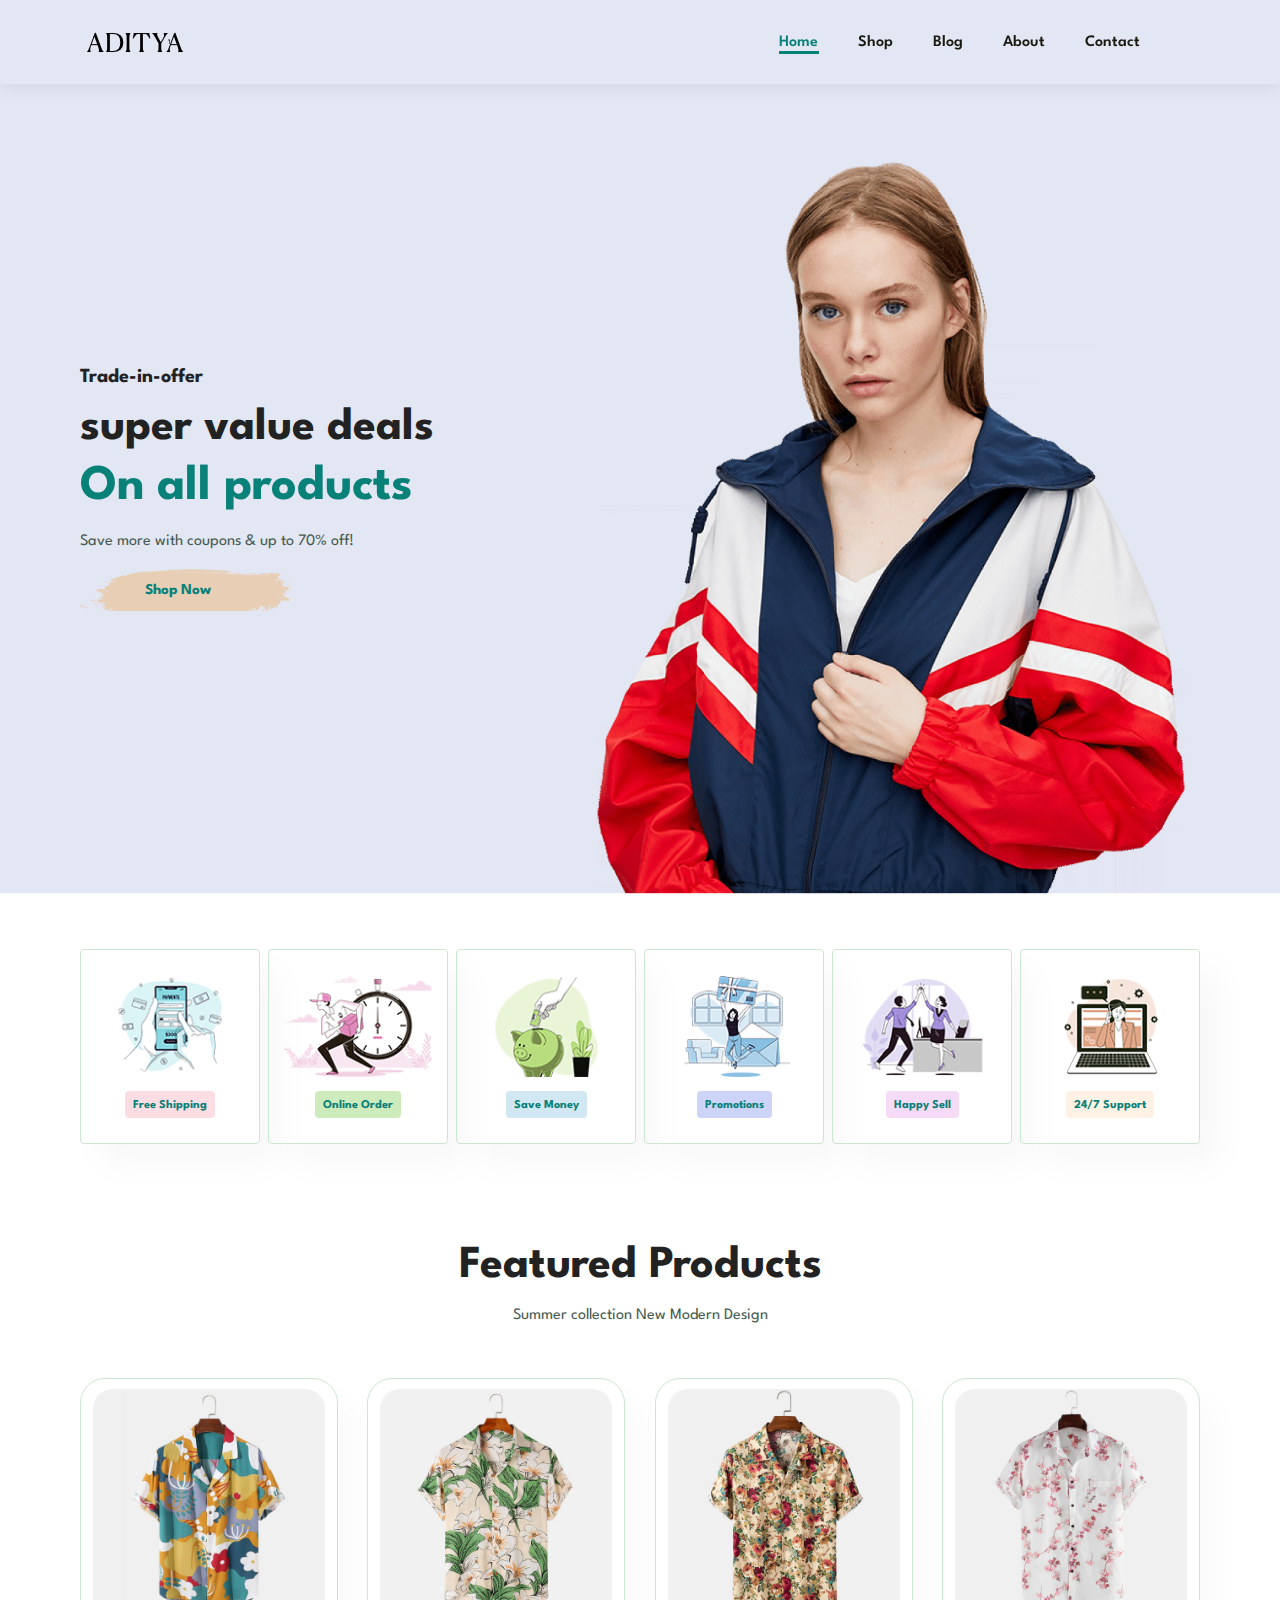
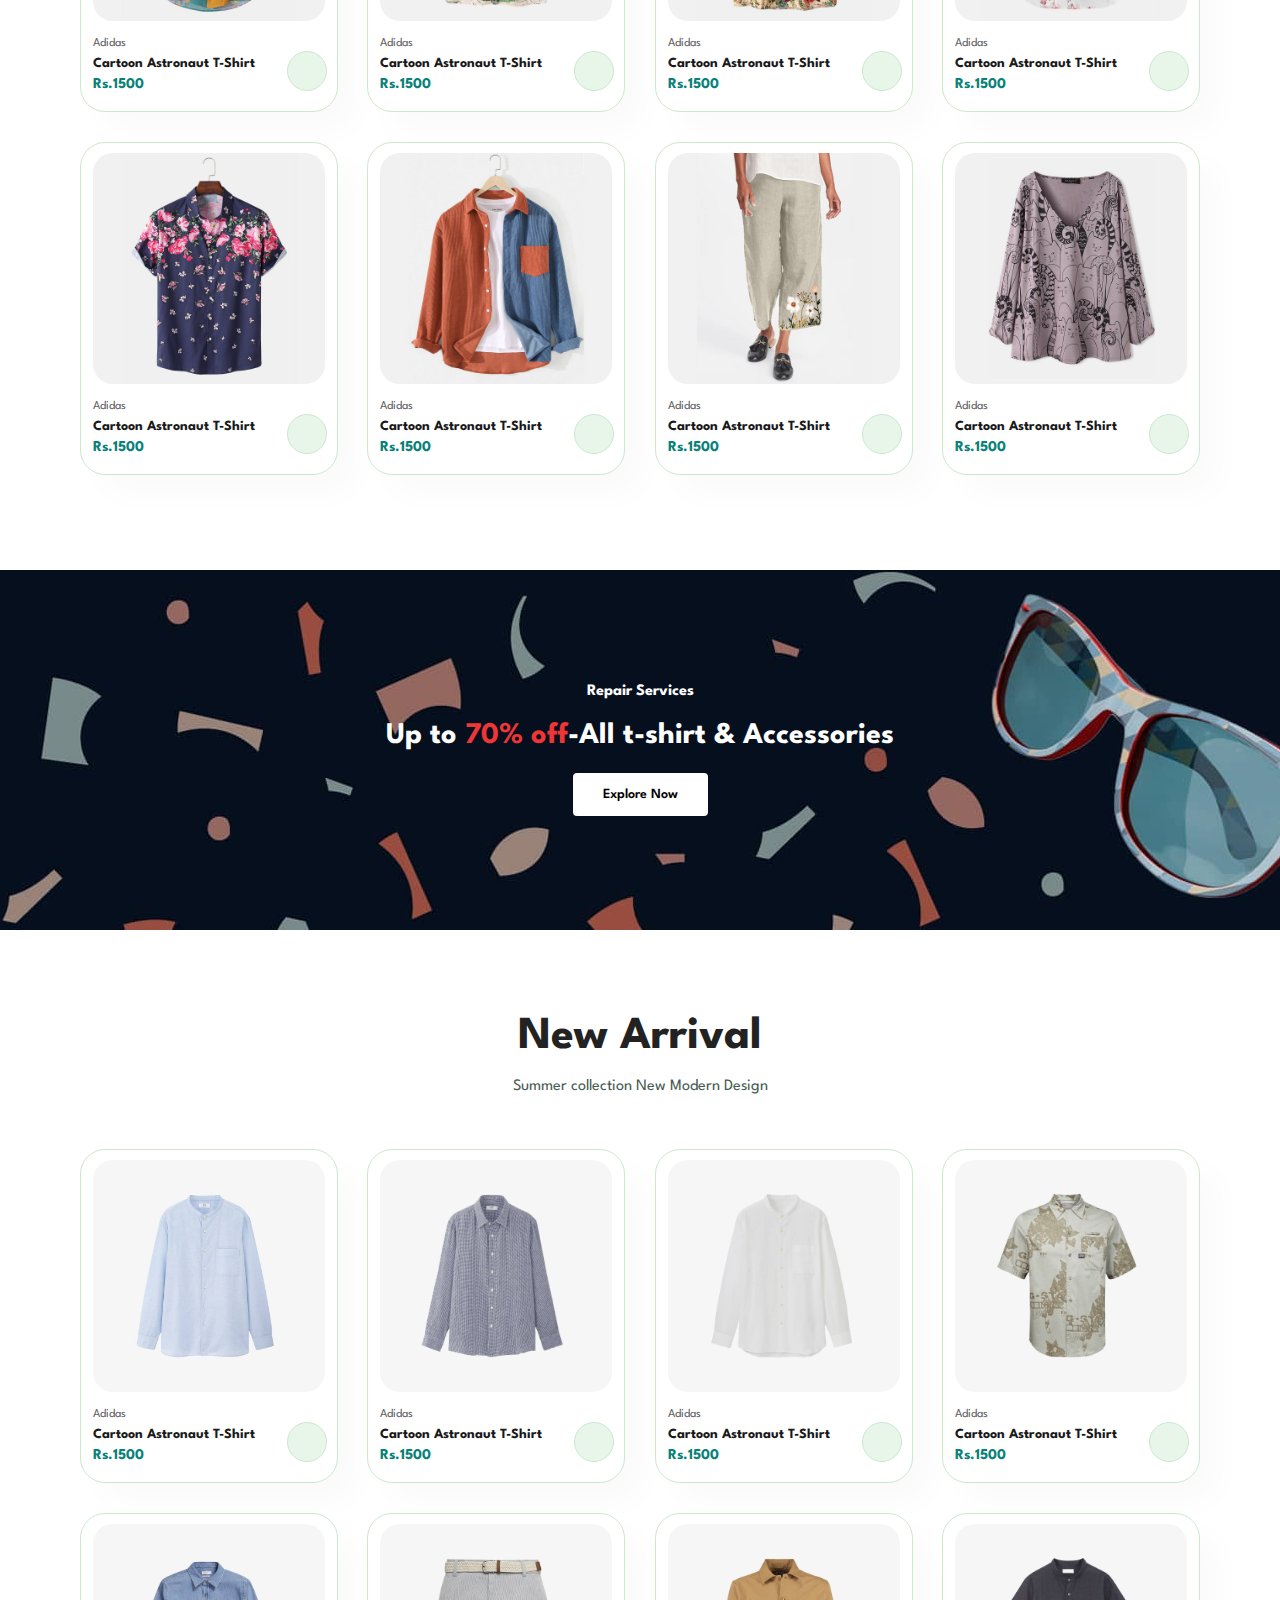
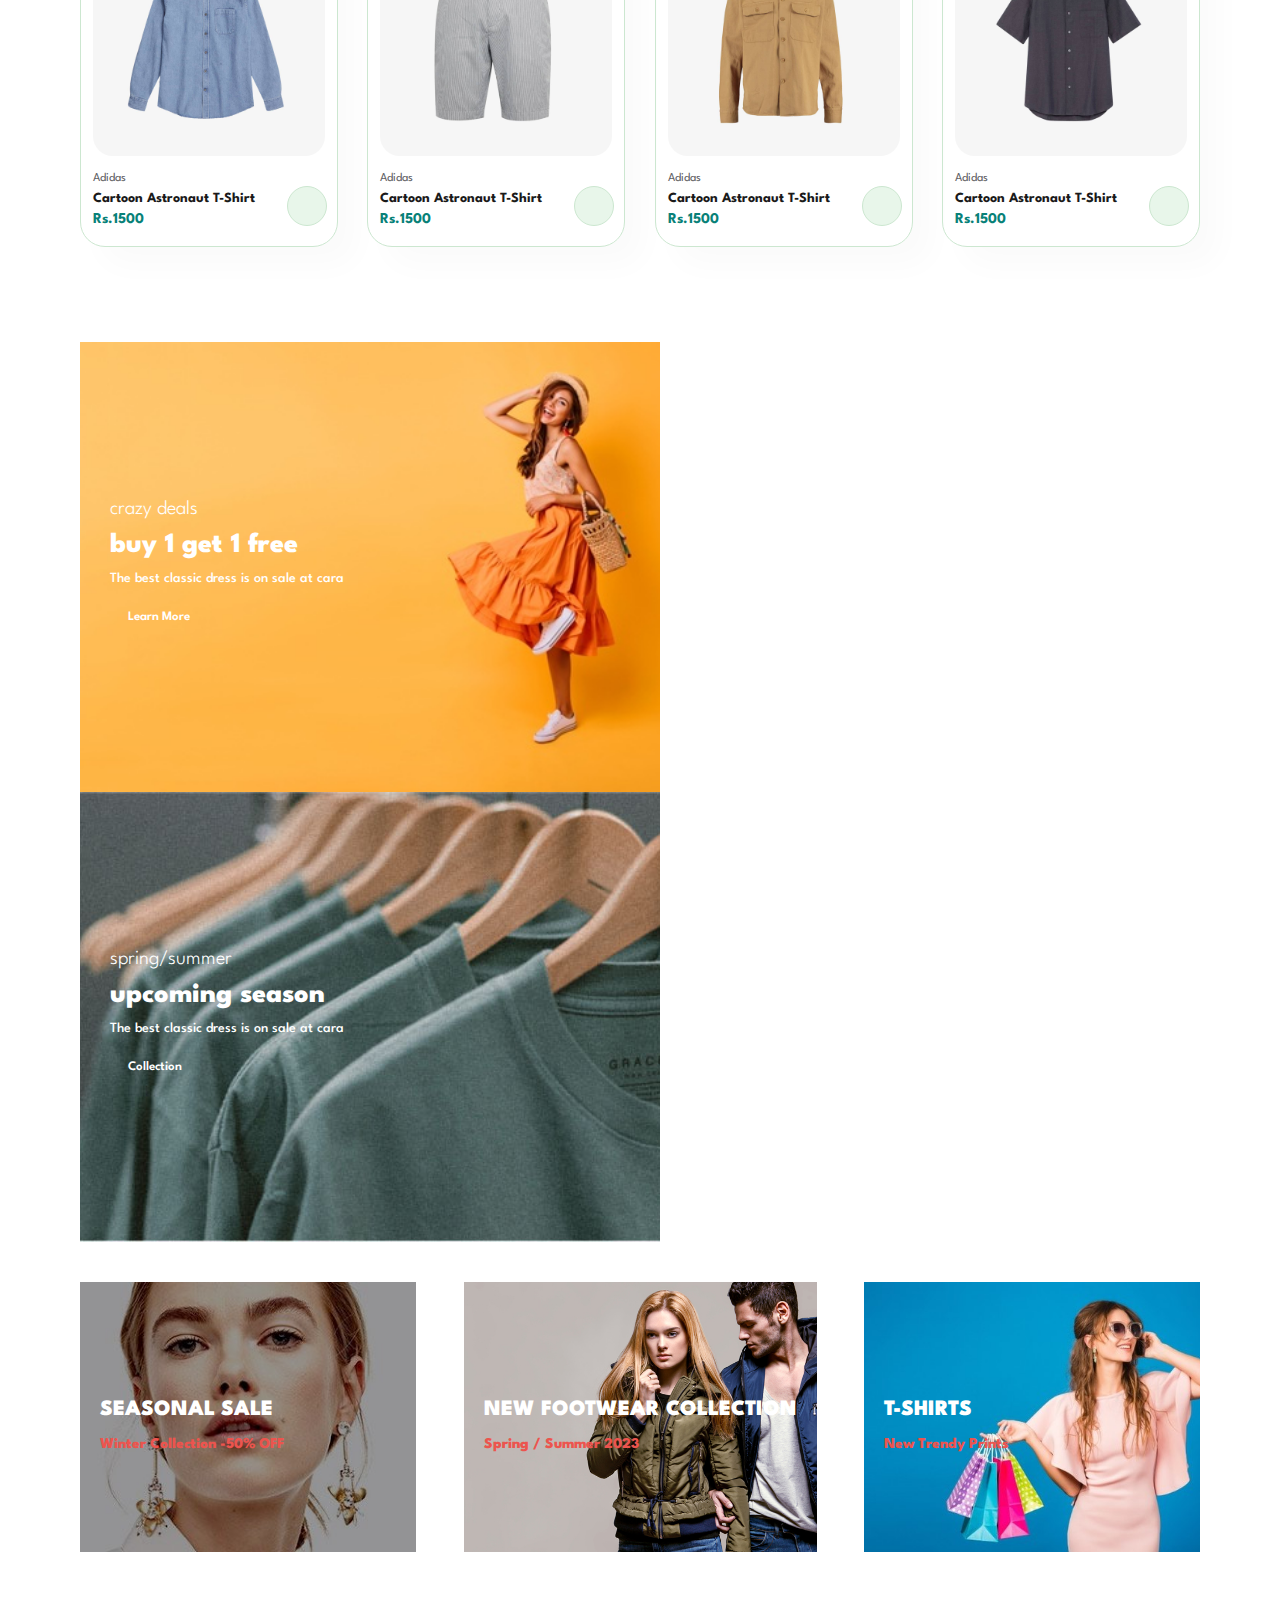
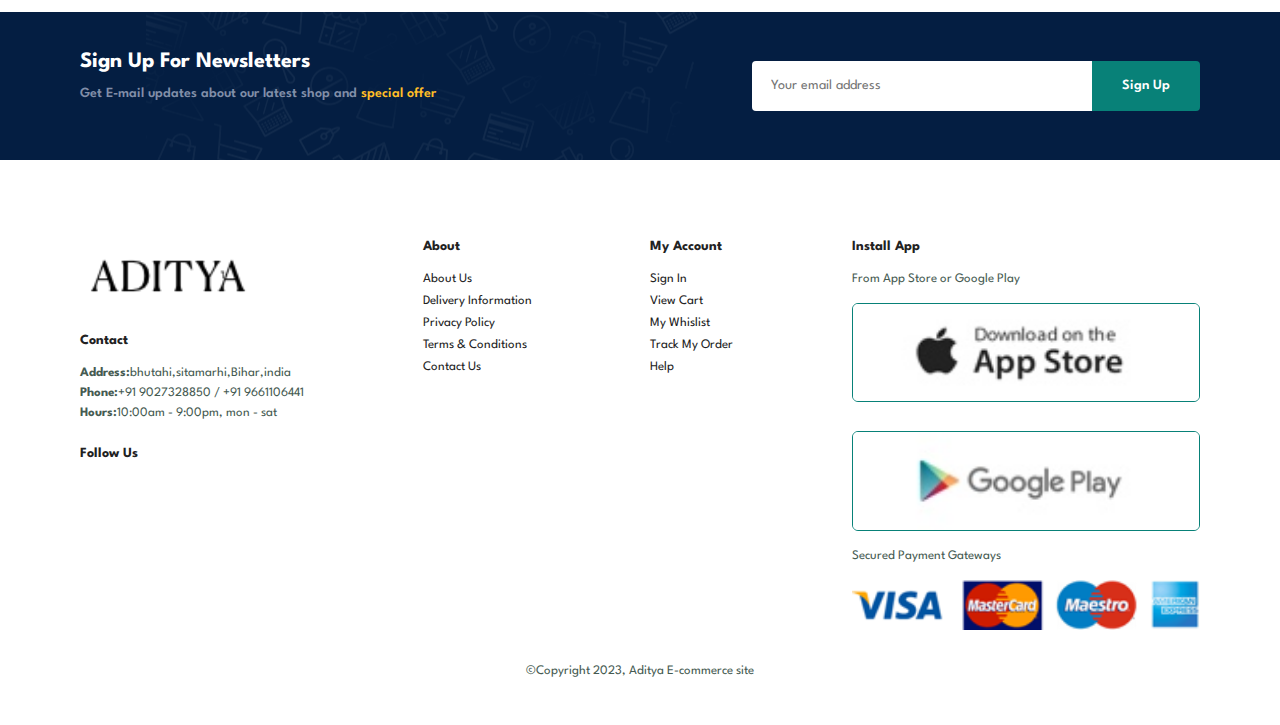
<file: Ecomm-app/index.html>
<!DOCTYPE html>
<html lang="en">
<head>
    <meta charset="UTF-8">
    <meta name="viewport" content="width=device-width, initial-scale=1.0">
    <title>Adi Ecommerce site</title>
    <link rel="stylesheet" href="https://cdnjs.cloudflare.com/ajax/libs/font-awesome/6.4.0/css/all.min.css" integrity="sha512-iecdLmaskl7CVkqkXNQ/ZH/XLlvWZOJyj7Yy7tcenmpD1ypASozpmT/E0iPtmFIB46ZmdtAc9eNBvH0H/ZpiBw==" crossorigin="anonymous" referrerpolicy="no-referrer" />
    <link rel="stylesheet" href="style.css">
</head>
<body>
    <section id="header">
        <a href="index.html"><img src="img/logo.png" class="logo" alt=""></a>
        <div>
            <ul id="navbar">
                <li><a class="active" href="index.html">Home</a></li>
                <li><a href="shop.html">Shop</a></li>
                <li><a href="blog.html">Blog</a></li>
                <li><a href="about.html">About</a></li>
                <li><a href="contact.html">Contact</a></li>
                <li id="lg-bag"><a href="cart.html"><i class="fa-solid fa-bag-shopping"></i></a></li>      
                <a href="#" id="close"><i class="fa-solid fa-xmark"></i></a>       
            </ul>
        </div>
        <div id="mobile">
            <a href="cart.html"><i class="fa-solid fa-bag-shopping"></i></a> 
            <i id="bar" class="fas fa-outdent"></i>
        </div>
    </section>

    <section id="hero" >
        <h4>Trade-in-offer</h4>
        <h2>super value deals</h2>
        <h1>On all products</h1>
        <p>Save more with coupons & up to 70% off!</p>
        <a href="shop.html"><button>Shop Now</button></a>
    </section>

    <section id="feature" class="section-p1">
        <div class="fe-box"> 
        <img src="img/features/f1.png" alt="">
        <h6>Free Shipping</h6>
        </div>
        <div class="fe-box"> 
            <img src="img/features/f2.png" alt="">
            <h6>Online Order</h6>
        </div>
        <div class="fe-box"> 
            <img src="img/features/f3.png" alt="">
            <h6>Save Money</h6>
        </div>
        <div class="fe-box"> 
            <img src="img/features/f4.png" alt="">
            <h6>Promotions</h6>
        </div>
        <div class="fe-box"> 
            <img src="img/features/f5.png" alt="">
            <h6>Happy Sell</h6>
        </div>
        <div class="fe-box"> 
            <img src="img/features/f6.png" alt="">
            <h6>24/7 Support</h6>
        </div>
        
    </section>

    <section id="product1" class="section-p1">
        <h2>Featured Products</h2>
        <p>Summer collection New Modern Design</p>
        <div class="pro-container">
            <div class="pro"onclick="window.location.href='sproduct.html';">
                <img src="img/products/f1.jpg" alt="">
                <div class="des">
                    <span>Adidas</span>
                    <h5>Cartoon Astronaut T-Shirt</h5>
                    <div class="star">
                        <i class="fas fa-star"></i>
                        <i class="fas fa-star"></i>
                        <i class="fas fa-star"></i>
                        <i class="fas fa-star"></i>
                        <i class="fas fa-star"></i>
                    </div>
                    <h4>Rs.1500</h4>
                </div>
                <a href="#"><i class="fa-solid fa-cart-shopping cart"></i></a>
            </div>
            <div class="pro"onclick="window.location.href='sproduct.html';">
                <img src="img/products/f2.jpg" alt="">
                <div class="des">
                    <span>Adidas</span>
                    <h5>Cartoon Astronaut T-Shirt</h5>
                    <div class="star">
                        <i class="fas fa-star"></i>
                        <i class="fas fa-star"></i>
                        <i class="fas fa-star"></i>
                        <i class="fas fa-star"></i>
                        <i class="fas fa-star"></i>
                    </div>
                    <h4>Rs.1500</h4>
                </div>
                <a href="#"><i class="fa-solid fa-cart-shopping cart"></i></a>
            </div>
            <div class="pro">
                <img src="img/products/f3.jpg" alt="">
                <div class="des">
                    <span>Adidas</span>
                    <h5>Cartoon Astronaut T-Shirt</h5>
                    <div class="star">
                        <i class="fas fa-star"></i>
                        <i class="fas fa-star"></i>
                        <i class="fas fa-star"></i>
                        <i class="fas fa-star"></i>
                        <i class="fas fa-star"></i>
                    </div>
                    <h4>Rs.1500</h4>
                </div>
                <a href="#"><i class="fa-solid fa-cart-shopping cart"></i></a>
            </div>
            <div class="pro">
                <img src="img/products/f4.jpg" alt="">
                <div class="des">
                    <span>Adidas</span>
                    <h5>Cartoon Astronaut T-Shirt</h5>
                    <div class="star">
                        <i class="fas fa-star"></i>
                        <i class="fas fa-star"></i>
                        <i class="fas fa-star"></i>
                        <i class="fas fa-star"></i>
                        <i class="fas fa-star"></i>
                    </div>
                    <h4>Rs.1500</h4>
                </div>
                <a href="#"><i class="fa-solid fa-cart-shopping cart"></i></a>
            </div>
            <div class="pro">
                <img src="img/products/f5.jpg" alt="">
                <div class="des">
                    <span>Adidas</span>
                    <h5>Cartoon Astronaut T-Shirt</h5>
                    <div class="star">
                        <i class="fas fa-star"></i>
                        <i class="fas fa-star"></i>
                        <i class="fas fa-star"></i>
                        <i class="fas fa-star"></i>
                        <i class="fas fa-star"></i>
                    </div>
                    <h4>Rs.1500</h4>
                </div>
                <a href="#"><i class="fa-solid fa-cart-shopping cart"></i></a>
            </div>
            <div class="pro">
                <img src="img/products/f6.jpg" alt="">
                <div class="des">
                    <span>Adidas</span>
                    <h5>Cartoon Astronaut T-Shirt</h5>
                    <div class="star">
                        <i class="fas fa-star"></i>
                        <i class="fas fa-star"></i>
                        <i class="fas fa-star"></i>
                        <i class="fas fa-star"></i>
                        <i class="fas fa-star"></i>
                    </div>
                    <h4>Rs.1500</h4>
                </div>
                <a href="#"><i class="fa-solid fa-cart-shopping cart"></i></a>
            </div>
            <div class="pro">
                <img src="img/products/f7.jpg" alt="">
                <div class="des">
                    <span>Adidas</span>
                    <h5>Cartoon Astronaut T-Shirt</h5>
                    <div class="star">
                        <i class="fas fa-star"></i>
                        <i class="fas fa-star"></i>
                        <i class="fas fa-star"></i>
                        <i class="fas fa-star"></i>
                        <i class="fas fa-star"></i>
                    </div>
                    <h4>Rs.1500</h4>
                </div>
                <a href="#"><i class="fa-solid fa-cart-shopping cart"></i></a>
            </div>
            <div class="pro">
                <img src="img/products/f8.jpg" alt="">
                <div class="des">
                    <span>Adidas</span>
                    <h5>Cartoon Astronaut T-Shirt</h5>
                    <div class="star">
                        <i class="fas fa-star"></i>
                        <i class="fas fa-star"></i>
                        <i class="fas fa-star"></i>
                        <i class="fas fa-star"></i>
                        <i class="fas fa-star"></i>
                    </div>
                    <h4>Rs.1500</h4>
                </div>
                <a href="#"><i class="fa-solid fa-cart-shopping cart"></i></a>
            </div>
        </div>
    </section>

    <section id="banner" class="section-m1">
        <h4>Repair Services</h4>
        <h2>Up to <span>70% off</span>-All t-shirt & Accessories </h2>
        <a href="explore.html"><button class="normal">Explore Now</button></a>
    </section>

    <section id="product1" class="section-p1">
        <h2>New Arrival</h2>
        <p>Summer collection New Modern Design</p>
        <div class="pro-container">
            <div class="pro">
                <img src="img/products/n1.jpg" alt="">
                <div class="des">
                    <span>Adidas</span>
                    <h5>Cartoon Astronaut T-Shirt</h5>
                    <div class="star">
                        <i class="fas fa-star"></i>
                        <i class="fas fa-star"></i>
                        <i class="fas fa-star"></i>
                        <i class="fas fa-star"></i>
                        <i class="fas fa-star"></i>
                    </div>
                    <h4>Rs.1500</h4>
                </div>
                <a href="#"><i class="fa-solid fa-cart-shopping cart"></i></a>
            </div>
            <div class="pro">
                <img src="img/products/n2.jpg" alt="">
                <div class="des">
                    <span>Adidas</span>
                    <h5>Cartoon Astronaut T-Shirt</h5>
                    <div class="star">
                        <i class="fas fa-star"></i>
                        <i class="fas fa-star"></i>
                        <i class="fas fa-star"></i>
                        <i class="fas fa-star"></i>
                        <i class="fas fa-star"></i>
                    </div>
                    <h4>Rs.1500</h4>
                </div>
                <a href="#"><i class="fa-solid fa-cart-shopping cart"></i></a>
            </div>
            <div class="pro">
                <img src="img/products/n3.jpg" alt="">
                <div class="des">
                    <span>Adidas</span>
                    <h5>Cartoon Astronaut T-Shirt</h5>
                    <div class="star">
                        <i class="fas fa-star"></i>
                        <i class="fas fa-star"></i>
                        <i class="fas fa-star"></i>
                        <i class="fas fa-star"></i>
                        <i class="fas fa-star"></i>
                    </div>
                    <h4>Rs.1500</h4>
                </div>
                <a href="#"><i class="fa-solid fa-cart-shopping cart"></i></a>
            </div>
            <div class="pro">
                <img src="img/products/n4.jpg" alt="">
                <div class="des">
                    <span>Adidas</span>
                    <h5>Cartoon Astronaut T-Shirt</h5>
                    <div class="star">
                        <i class="fas fa-star"></i>
                        <i class="fas fa-star"></i>
                        <i class="fas fa-star"></i>
                        <i class="fas fa-star"></i>
                        <i class="fas fa-star"></i>
                    </div>
                    <h4>Rs.1500</h4>
                </div>
                <a href="#"><i class="fa-solid fa-cart-shopping cart"></i></a>
            </div>
            <div class="pro">
                <img src="img/products/n5.jpg" alt="">
                <div class="des">
                    <span>Adidas</span>
                    <h5>Cartoon Astronaut T-Shirt</h5>
                    <div class="star">
                        <i class="fas fa-star"></i>
                        <i class="fas fa-star"></i>
                        <i class="fas fa-star"></i>
                        <i class="fas fa-star"></i>
                        <i class="fas fa-star"></i>
                    </div>
                    <h4>Rs.1500</h4>
                </div>
                <a href="#"><i class="fa-solid fa-cart-shopping cart"></i></a>
            </div>
            <div class="pro">
                <img src="img/products/n6.jpg" alt="">
                <div class="des">
                    <span>Adidas</span>
                    <h5>Cartoon Astronaut T-Shirt</h5>
                    <div class="star">
                        <i class="fas fa-star"></i>
                        <i class="fas fa-star"></i>
                        <i class="fas fa-star"></i>
                        <i class="fas fa-star"></i>
                        <i class="fas fa-star"></i>
                    </div>
                    <h4>Rs.1500</h4>
                </div>
                <a href="#"><i class="fa-solid fa-cart-shopping cart"></i></a>
            </div>
            <div class="pro">
                <img src="img/products/n7.jpg" alt="">
                <div class="des">
                    <span>Adidas</span>
                    <h5>Cartoon Astronaut T-Shirt</h5>
                    <div class="star">
                        <i class="fas fa-star"></i>
                        <i class="fas fa-star"></i>
                        <i class="fas fa-star"></i>
                        <i class="fas fa-star"></i>
                        <i class="fas fa-star"></i>
                    </div>
                    <h4>Rs.1500</h4>
                </div>
                <a href="#"><i class="fa-solid fa-cart-shopping cart"></i></a>
            </div>
            <div class="pro">
                <img src="img/products/n8.jpg" alt="">
                <div class="des">
                    <span>Adidas</span>
                    <h5>Cartoon Astronaut T-Shirt</h5>
                    <div class="star">
                        <i class="fas fa-star"></i>
                        <i class="fas fa-star"></i>
                        <i class="fas fa-star"></i>
                        <i class="fas fa-star"></i>
                        <i class="fas fa-star"></i>
                    </div>
                    <h4>Rs.1500</h4>
                </div>
                <a href="#"><i class="fa-solid fa-cart-shopping cart"></i></a>
            </div>
        </div>
    </section>

    <section id="sm-banner" class="section-p1">
        <div class="banner-box">
            <h4>crazy deals</h4>
            <h2>buy 1 get 1 free</h2>
            <span>The best classic dress is on sale at cara</span>
            <button class="white">Learn More</button>
        </div>
        <div class="banner-box banner-box2">
            <h4>spring/summer</h4>
            <h2>upcoming season</h2>
            <span>The best classic dress is on sale at cara</span>
            <button class="white">Collection</button>
        </div>     
    </section>

    <section id="banner3">
        <div class="banner-box">
            <h2>SEASONAL SALE</h2>
            <h3>Winter Collection -50% OFF</h3>
        </div>
        <div class="banner-box banner-box2">
            <h2>NEW FOOTWEAR COLLECTION</h2>
            <h3>Spring / Summer 2023</h3>
        </div>
        <div class="banner-box banner-box3">
            <h2>T-SHIRTS</h2>
            <h3>New Trendy Prints</h3>
        </div>
    </section>

    <section id="newsletter" class="section-p1 section-m1">
        <div class="newstext">
            <h4>Sign Up For Newsletters</h4>
            <p>Get E-mail updates about our latest shop and <span>special offer</span></p>
        </div>
        <div class="form">
            <input type="text" placeholder="Your email address">
            <button class="normal">Sign Up</button>
        </div>
    </section>

    <footer class="section-p1">
        <div class="col">
            <img class="logo" src="img/logo.png" alt="">
            <h4>Contact</h4>
            <p><strong>Address:</strong>bhutahi,sitamarhi,Bihar,india</p>
            <p><strong>Phone:</strong>+91 9027328850 / +91 9661106441</p>
            <p><strong>Hours:</strong>10:00am - 9:00pm, mon - sat</p>
            <div class="follow">
                <h4>Follow Us</h4>
                <div class="icon">
                    <i class="fa-brands fa-square-facebook"></i>
                    <i class="fa-brands fa-twitter"></i>
                    <i class="fa-brands fa-instagram"></i>
                    <i class="fa-brands fa-youtube"></i>
                    <i class="fa-brands fa-linkedin"></i>
                </div>
            </div>
        </div>
        <div class="col">
            <h4>About</h4>
            <a href="about.html">About Us</a>
            <a href="#">Delivery Information</a>
            <a href="#">Privacy Policy</a>
            <a href="#">Terms & Conditions</a>
            <a href="contact.html">Contact Us</a>
        </div>
        <div class="col">
            <h4>My Account</h4>
            <a href="#">Sign In</a>
            <a href="#">View Cart</a>
            <a href="#">My Whislist</a>
            <a href="#">Track My Order</a>
            <a href="#">Help</a>
        </div>
        <div class="col install">
            <h4>Install App</h4>
            <p>From App Store or Google Play</p>
            <div class="row">
                <img src="img/pay/app.jpg" alt="">
                <img src="img/pay/play.jpg" alt="">
            </div>
            <p>Secured Payment Gateways</p>
            <img src="img/pay/pay.png" alt="">
        </div>


        <div class="copyright">
            <p>©Copyright 2023, Aditya E-commerce site</p>
        </div>
    </footer>

    <script src="script.js"></script>
</body>
</html>
</file>
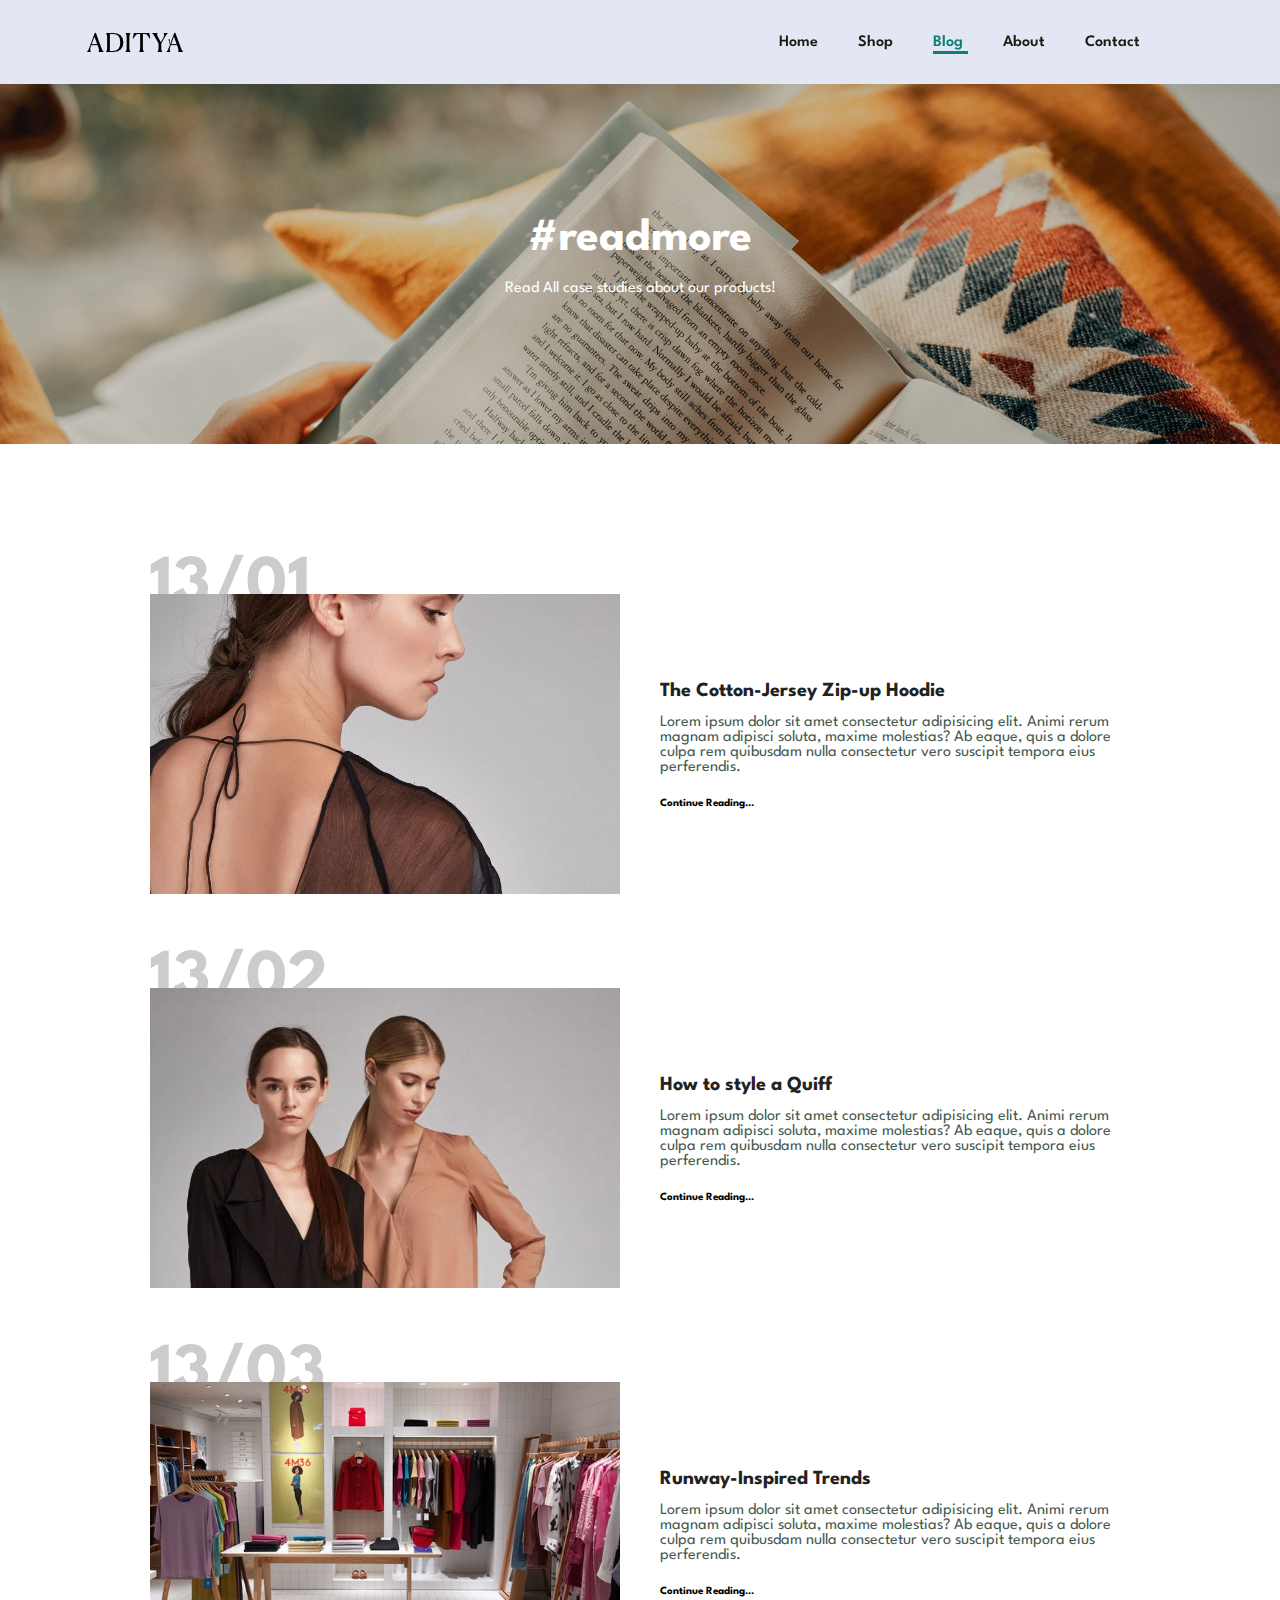
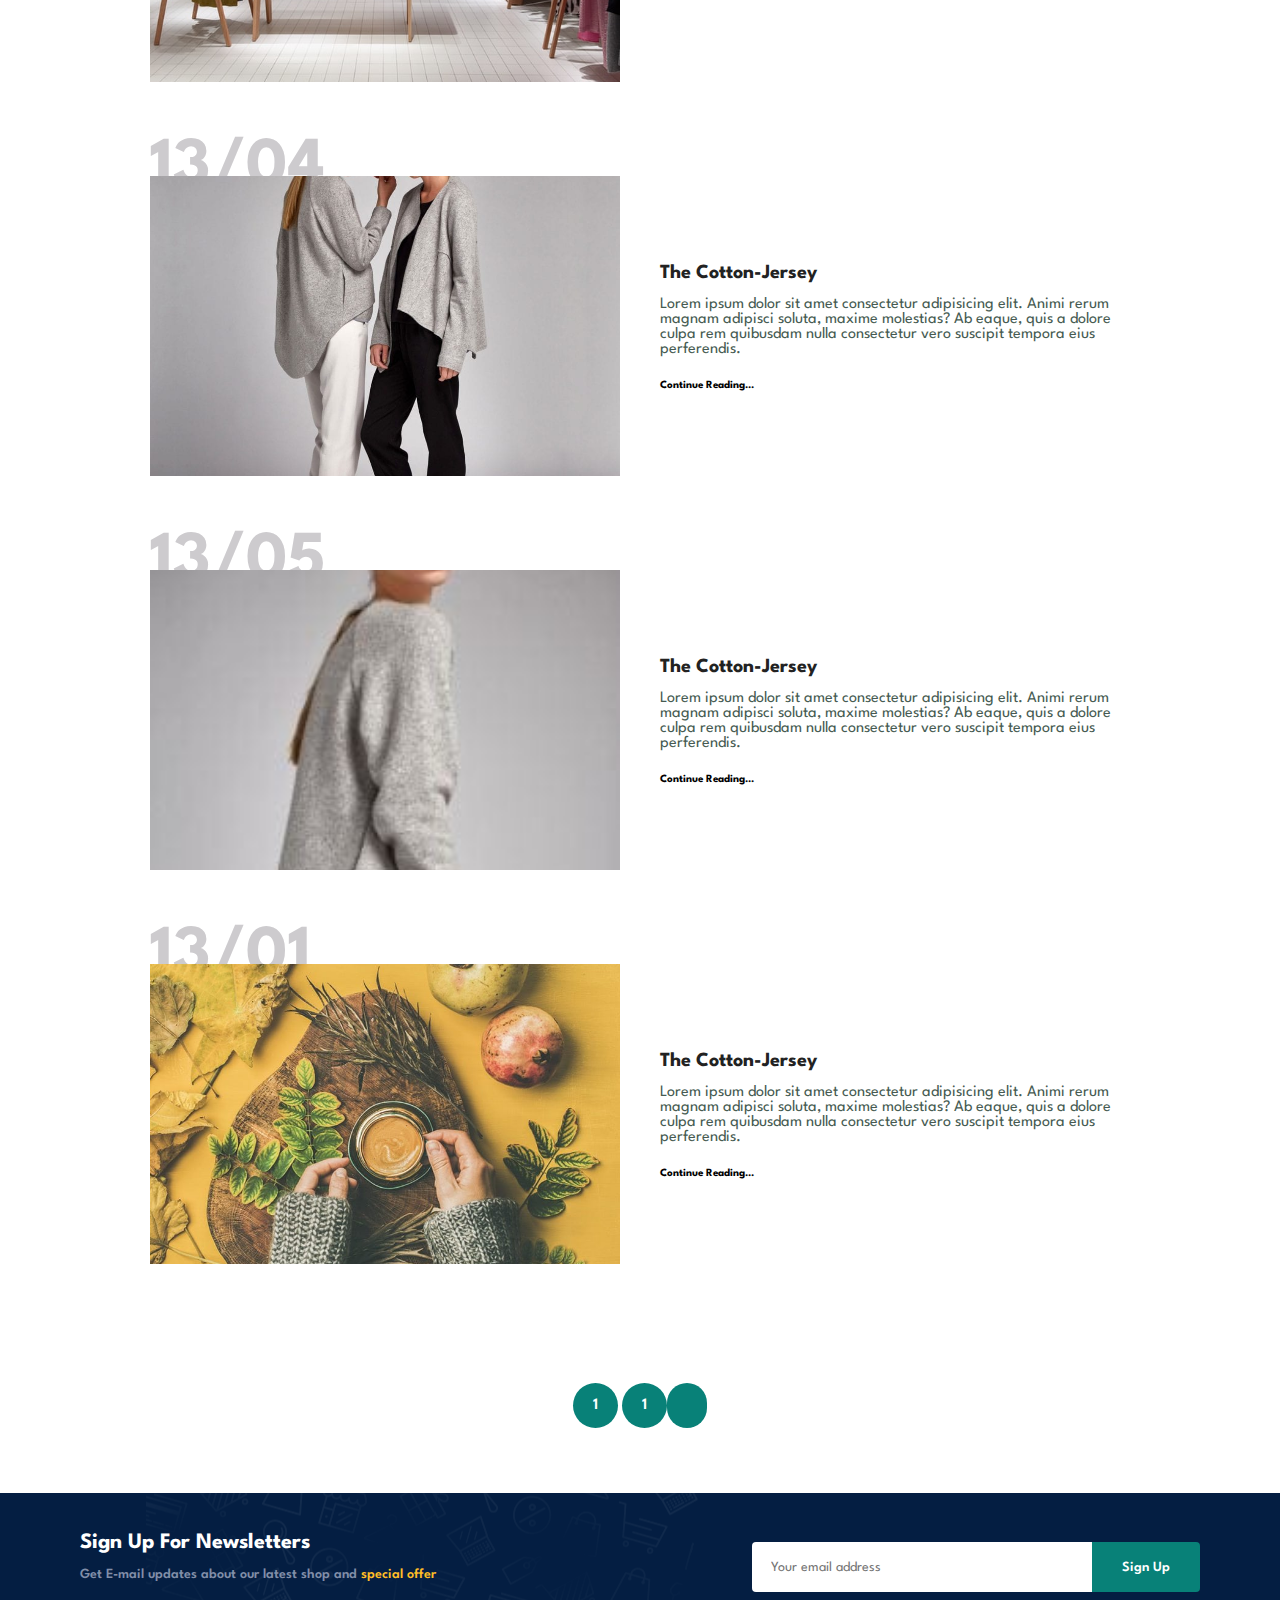
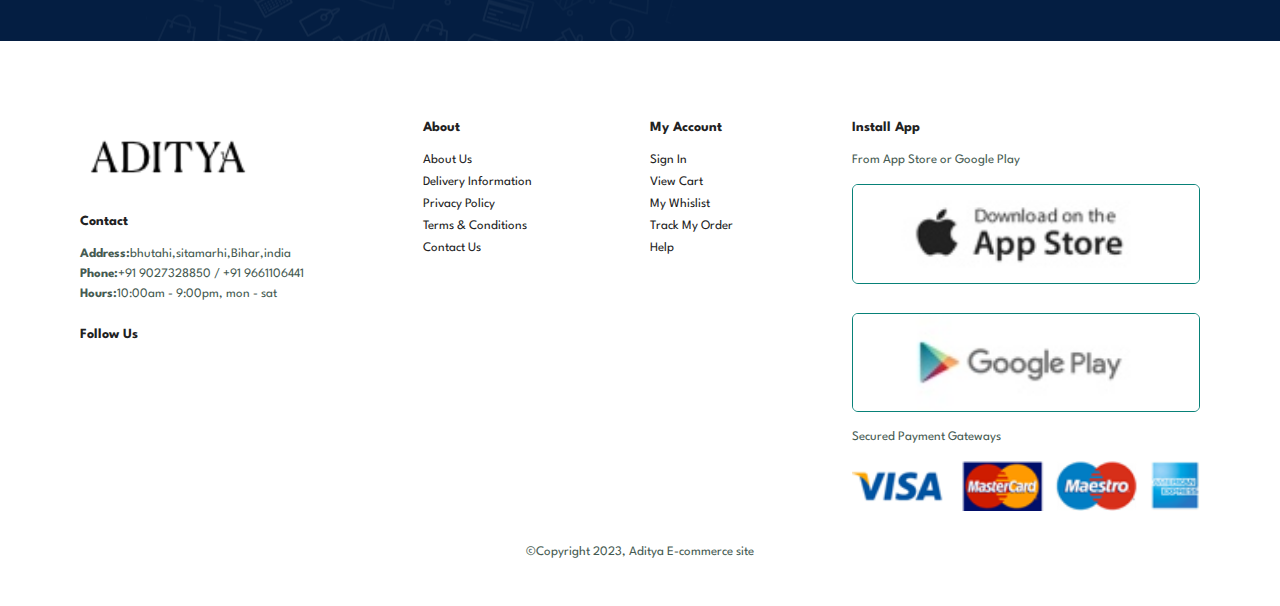
<file: Ecomm-app/blog.html>
<!DOCTYPE html>
<html lang="en">
<head>
    <meta charset="UTF-8">
    <meta name="viewport" content="width=device-width, initial-scale=1.0">
    <title>Adi Ecommerce site</title>
    <link rel="stylesheet" href="https://cdnjs.cloudflare.com/ajax/libs/font-awesome/6.4.0/css/all.min.css" integrity="sha512-iecdLmaskl7CVkqkXNQ/ZH/XLlvWZOJyj7Yy7tcenmpD1ypASozpmT/E0iPtmFIB46ZmdtAc9eNBvH0H/ZpiBw==" crossorigin="anonymous" referrerpolicy="no-referrer" />
    <link rel="stylesheet" href="style.css">
</head>
<body>
    <section id="header">
        <a href="index.html"><img src="img/logo.png" class="logo" alt=""></a>
        <div>
            <ul id="navbar">
                <li><a href="index.html">Home</a></li>
                <li><a href="shop.html">Shop</a></li>
                <li><a class="active" href="blog.html">Blog</a></li>
                <li><a href="about.html">About</a></li>
                <li><a href="contact.html">Contact</a></li>
                <li id="lg-bag"><a href="cart.html"><i class="fa-solid fa-bag-shopping"></i></a></li>      
                <a href="#" id="close"><i class="fa-solid fa-xmark"></i></a>       
            </ul>
        </div>
        <div id="mobile">
            <a href="cart.html"><i class="fa-solid fa-bag-shopping"></i></a> 
            <i id="bar" class="fas fa-outdent"></i>
        </div>
    </section>

    <section id="page-header" class="blog-header" >
        <h2>#readmore</h2>

        <p>Read All case studies about our products!</p>
    </section>

    <section id="blog">
        <div class="blog-box">
            <div class="blog-img">
                <img src="img/blog/b1.jpg" alt="">
            </div>
            <div class="blog-details">
                <h4>The Cotton-Jersey Zip-up Hoodie</h4>
                <p>Lorem ipsum dolor sit amet consectetur adipisicing elit. Animi rerum magnam adipisci soluta, maxime molestias? Ab eaque, quis a dolore culpa rem quibusdam nulla consectetur vero suscipit tempora eius perferendis.</p>
                <a href="#">Continue Reading...</a>
            </div>
            <h1>13/01</h1>
        </div>
        <div class="blog-box">
            <div class="blog-img">
                <img src="img/blog/b2.jpg" alt="">
            </div>
            <div class="blog-details">
                <h4>How to style a Quiff</h4>
                <p>Lorem ipsum dolor sit amet consectetur adipisicing elit. Animi rerum magnam adipisci soluta, maxime molestias? Ab eaque, quis a dolore culpa rem quibusdam nulla consectetur vero suscipit tempora eius perferendis.</p>
                <a href="#">Continue Reading...</a>
            </div>
            <h1>13/02</h1>
        </div>
        <div class="blog-box">
            <div class="blog-img">
                <img src="img/blog/b3.jpg" alt="">
            </div>
            <div class="blog-details">
                <h4>Runway-Inspired Trends</h4>
                <p>Lorem ipsum dolor sit amet consectetur adipisicing elit. Animi rerum magnam adipisci soluta, maxime molestias? Ab eaque, quis a dolore culpa rem quibusdam nulla consectetur vero suscipit tempora eius perferendis.</p>
                <a href="#">Continue Reading...</a>
            </div>
            <h1>13/03</h1>
        </div>
        <div class="blog-box">
            <div class="blog-img">
                <img src="img/blog/b4.jpg" alt="">
            </div>
            <div class="blog-details">
                <h4>The Cotton-Jersey </h4>
                <p>Lorem ipsum dolor sit amet consectetur adipisicing elit. Animi rerum magnam adipisci soluta, maxime molestias? Ab eaque, quis a dolore culpa rem quibusdam nulla consectetur vero suscipit tempora eius perferendis.</p>
                <a href="#">Continue Reading...</a>
            </div>
            <h1>13/04</h1>
        </div>
        <div class="blog-box">
            <div class="blog-img">
                <img src="img/blog/b5.jpg" alt="">
            </div>
            <div class="blog-details">
                <h4>The Cotton-Jersey </h4>
                <p>Lorem ipsum dolor sit amet consectetur adipisicing elit. Animi rerum magnam adipisci soluta, maxime molestias? Ab eaque, quis a dolore culpa rem quibusdam nulla consectetur vero suscipit tempora eius perferendis.</p>
                <a href="#">Continue Reading...</a>
            </div>
            <h1>13/05</h1>
        </div>
        <div class="blog-box">
            <div class="blog-img">
                <img src="img/blog/b6.jpg" alt="">
            </div>
            <div class="blog-details">
                <h4>The Cotton-Jersey </h4>
                <p>Lorem ipsum dolor sit amet consectetur adipisicing elit. Animi rerum magnam adipisci soluta, maxime molestias? Ab eaque, quis a dolore culpa rem quibusdam nulla consectetur vero suscipit tempora eius perferendis.</p>
                <a href="#">Continue Reading...</a>
            </div>
            <h1>13/01</h1>
        </div>
    </section>

    <section id="pagination" class="section-p1">
        <a href="#">1</a>
        <a href="#">1</a>
        <a href="#"><i class="fa-solid fa-arrow-right"></i></a>
    </section>

    <section id="newsletter" class="section-p1 section-m1">
        <div class="newstext">
            <h4>Sign Up For Newsletters</h4>
            <p>Get E-mail updates about our latest shop and <span>special offer</span></p>
        </div>
        <div class="form">
            <input type="text" placeholder="Your email address">
            <button class="normal">Sign Up</button>
        </div>
    </section>

    <footer class="section-p1">
        <div class="col">
            <img class="logo" src="img/logo.png" alt="">
            <h4>Contact</h4>
            <p><strong>Address:</strong>bhutahi,sitamarhi,Bihar,india</p>
            <p><strong>Phone:</strong>+91 9027328850 / +91 9661106441</p>
            <p><strong>Hours:</strong>10:00am - 9:00pm, mon - sat</p>
            <div class="follow">
                <h4>Follow Us</h4>
                <div class="icon">
                    <i class="fa-brands fa-square-facebook"></i>
                    <i class="fa-brands fa-twitter"></i>
                    <i class="fa-brands fa-instagram"></i>
                    <i class="fa-brands fa-youtube"></i>
                    <i class="fa-brands fa-linkedin"></i>
                </div>
            </div>
        </div>
        <div class="col">
            <h4>About</h4>
            <a href="about.html">About Us</a>
            <a href="#">Delivery Information</a>
            <a href="#">Privacy Policy</a>
            <a href="#">Terms & Conditions</a>
            <a href="contact.html">Contact Us</a>
        </div>
        <div class="col">
            <h4>My Account</h4>
            <a href="#">Sign In</a>
            <a href="#">View Cart</a>
            <a href="#">My Whislist</a>
            <a href="#">Track My Order</a>
            <a href="#">Help</a>
        </div>
        <div class="col install">
            <h4>Install App</h4>
            <p>From App Store or Google Play</p>
            <div class="row">
                <img src="img/pay/app.jpg" alt="">
                <img src="img/pay/play.jpg" alt="">
            </div>
            <p>Secured Payment Gateways</p>
            <img src="img/pay/pay.png" alt="">
        </div>


        <div class="copyright">
            <p>©Copyright 2023, Aditya E-commerce site</p>
        </div>
    </footer>

    <script src="script.js"></script>
</body>
</html>
</file>
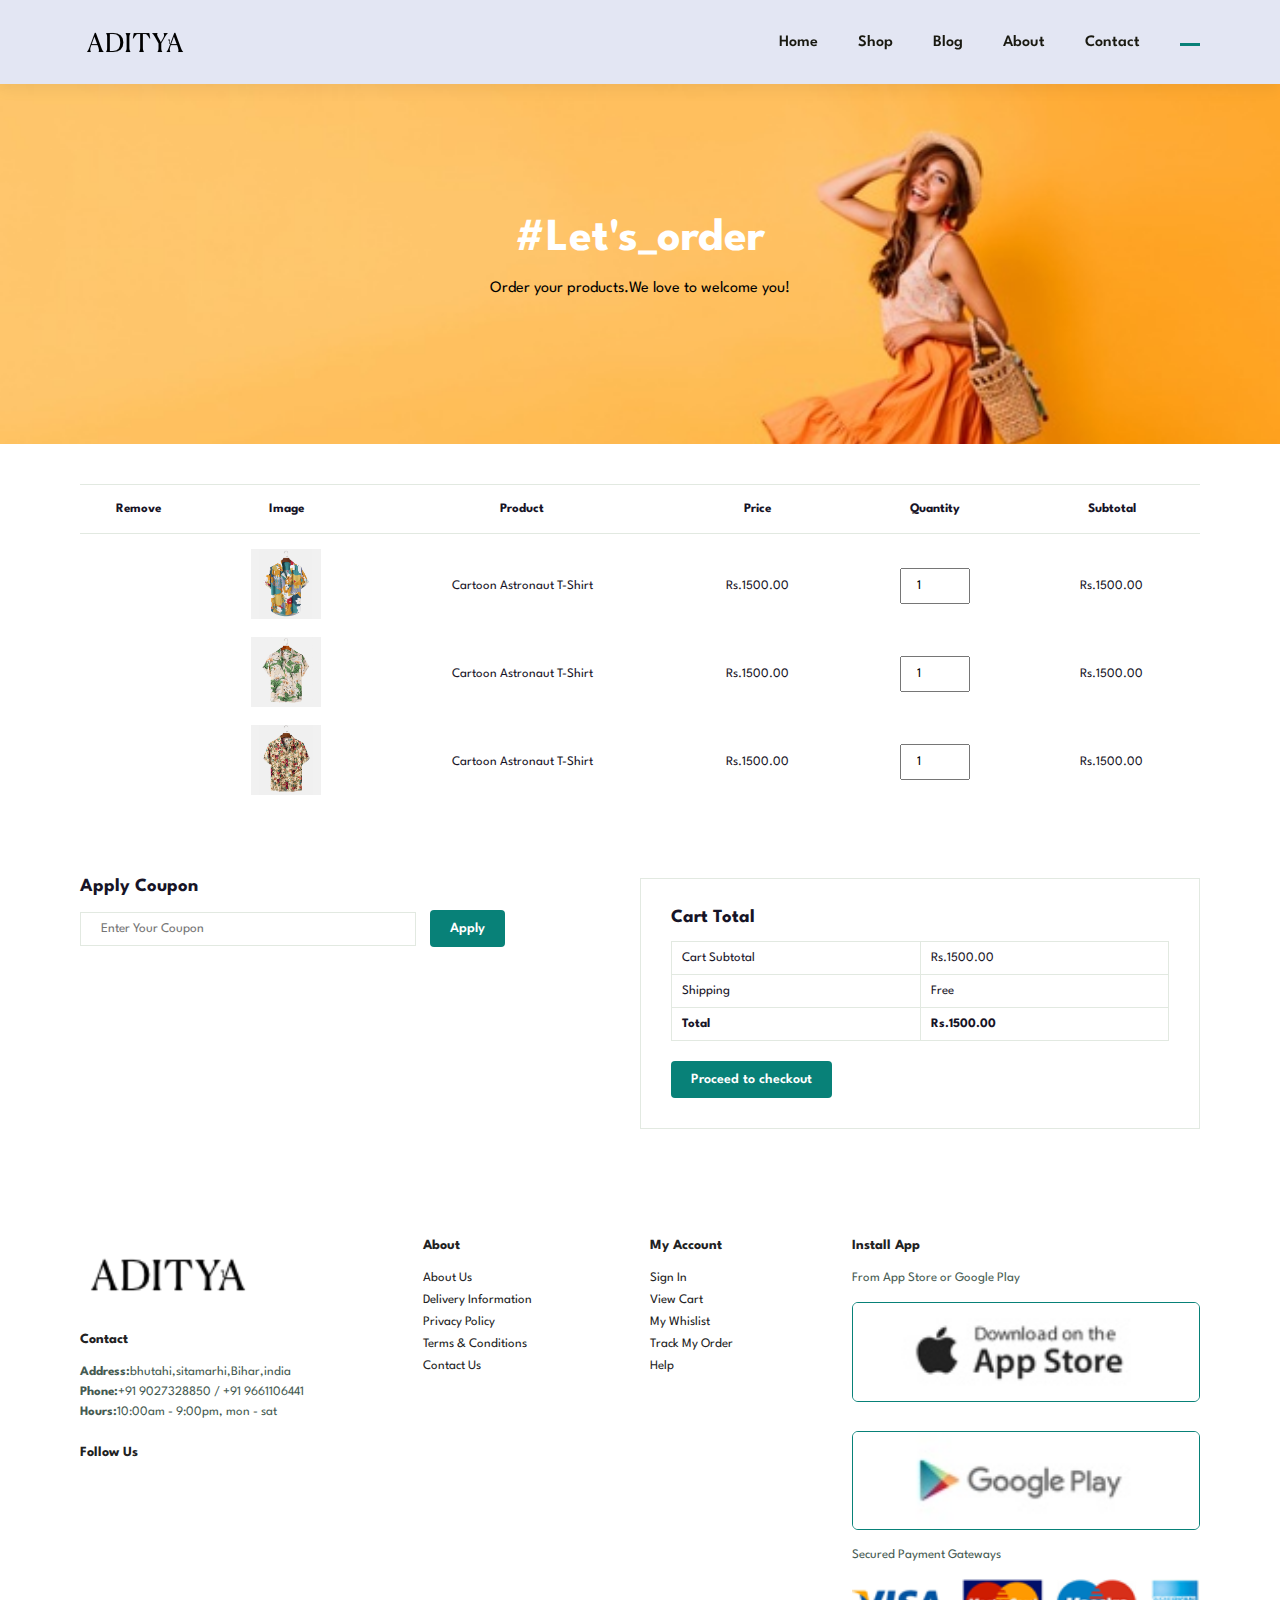
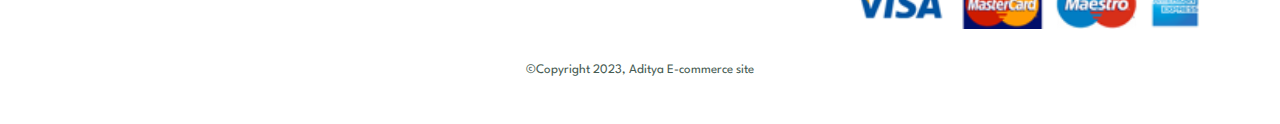
<file: Ecomm-app/cart.html>
<!DOCTYPE html>
<html lang="en">
<head>
    <meta charset="UTF-8">
    <meta name="viewport" content="width=device-width, initial-scale=1.0">
    <title>Adi Ecommerce site</title>
    <link rel="stylesheet" href="https://cdnjs.cloudflare.com/ajax/libs/font-awesome/6.4.0/css/all.min.css" integrity="sha512-iecdLmaskl7CVkqkXNQ/ZH/XLlvWZOJyj7Yy7tcenmpD1ypASozpmT/E0iPtmFIB46ZmdtAc9eNBvH0H/ZpiBw==" crossorigin="anonymous" referrerpolicy="no-referrer" />
    <link rel="stylesheet" href="style.css">
</head>
<body>
    <section id="header">
        <a href="index.html"><img src="img/logo.png" class="logo" alt=""></a>
        <div>
            <ul id="navbar">
                <li><a href="index.html">Home</a></li>
                <li><a href="shop.html">Shop</a></li>
                <li><a href="blog.html">Blog</a></li>
                <li><a href="about.html">About</a></li>
                <li><a href="contact.html">Contact</a></li>
                <li id="lg-bag"><a class="active" href="cart.html"><i class="fa-solid fa-bag-shopping"></i></a></li>      
                <a href="#" id="close"><i class="fa-solid fa-xmark"></i></a>       
            </ul>
        </div>
        <div id="mobile">
            <a href="cart.html"><i class="fa-solid fa-bag-shopping"></i></a> 
            <i id="bar" class="fas fa-outdent"></i>
        </div>
    </section>

    <section id="page-header" class="cart-header" >
        <h2>#Let's_order</h2>

        <p>Order your products.We love to welcome you!</p>
    </section>

    <section id="cart" class="section-p1">
        <table width="100%">
            <thead>
                <tr>
                    <td>Remove</td>
                    <td>Image</td>
                    <td>Product</td>
                    <td>Price</td>
                    <td>Quantity</td>
                    <td>Subtotal</td>
                </tr>
            </thead>
            <tbody>
                <tr>
                    <td><a href="#"><i class="fa-regular fa-circle-xmark"></i></a></td>
                    <td><img src="img/products/f1.jpg" alt=""></td>
                    <td>Cartoon Astronaut T-Shirt</td>
                    <td>Rs.1500.00</td>
                    <td><input type="number" value="1"></td>
                    <td>Rs.1500.00</td>
                </tr>
                <tr>
                    <td><a href="#"><i class="fa-regular fa-circle-xmark"></i></a></td>
                    <td><img src="img/products/f2.jpg" alt=""></td>
                    <td>Cartoon Astronaut T-Shirt</td>
                    <td>Rs.1500.00</td>
                    <td><input type="number" value="1"></td>
                    <td>Rs.1500.00</td>
                </tr>
                <tr>
                    <td><a href="#"><i class="fa-regular fa-circle-xmark"></i></a></td>
                    <td><img src="img/products/f3.jpg" alt=""></td>
                    <td>Cartoon Astronaut T-Shirt</td>
                    <td>Rs.1500.00</td>
                    <td><input type="number" value="1"></td>
                    <td>Rs.1500.00</td>
                </tr>
            </tbody>
        </table>
    </section>

    <section id="cart-add" class="section-p1" >
        <div id="coupon">
            <h3>Apply Coupon</h3>
            <div>
                <input type="text" placeholder="Enter Your Coupon">
                <button class="normal">Apply</button>
            </div>
        </div>
        <div id="subtotal">
            <h3>Cart Total</h3>
            <table>
                <tr>
                    <td>Cart Subtotal</td>
                    <td>Rs.1500.00</td>
                </tr>
                <tr>
                    <td>Shipping</td>
                    <td>Free</td>
                </tr>
                <tr>
                    <td><strong>Total</strong></td>
                    <td><strong>Rs.1500.00</strong></td>
                </tr>
            </table>
            <button class="normal">Proceed to checkout</button>
        </div>
    </section>

    <footer class="section-p1">
        <div class="col">
            <img class="logo" src="img/logo.png" alt="">
            <h4>Contact</h4>
            <p><strong>Address:</strong>bhutahi,sitamarhi,Bihar,india</p>
            <p><strong>Phone:</strong>+91 9027328850 / +91 9661106441</p>
            <p><strong>Hours:</strong>10:00am - 9:00pm, mon - sat</p>
            <div class="follow">
                <h4>Follow Us</h4>
                <div class="icon">
                    <i class="fa-brands fa-square-facebook"></i>
                    <i class="fa-brands fa-twitter"></i>
                    <i class="fa-brands fa-instagram"></i>
                    <i class="fa-brands fa-youtube"></i>
                    <i class="fa-brands fa-linkedin"></i>
                </div>
            </div>
        </div>
        <div class="col">
            <h4>About</h4>
            <a href="about.html">About Us</a>
            <a href="#">Delivery Information</a>
            <a href="#">Privacy Policy</a>
            <a href="#">Terms & Conditions</a>
            <a href="contact.html">Contact Us</a>
        </div>
        <div class="col">
            <h4>My Account</h4>
            <a href="#">Sign In</a>
            <a href="#">View Cart</a>
            <a href="#">My Whislist</a>
            <a href="#">Track My Order</a>
            <a href="#">Help</a>
        </div>
        <div class="col install">
            <h4>Install App</h4>
            <p>From App Store or Google Play</p>
            <div class="row">
                <img src="img/pay/app.jpg" alt="">
                <img src="img/pay/play.jpg" alt="">
            </div>
            <p>Secured Payment Gateways</p>
            <img src="img/pay/pay.png" alt="">
        </div>


        <div class="copyright">
            <p>©Copyright 2023, Aditya E-commerce site</p>
        </div>
    </footer>

    <script src="script.js"></script>
</body>
</html>
</file>
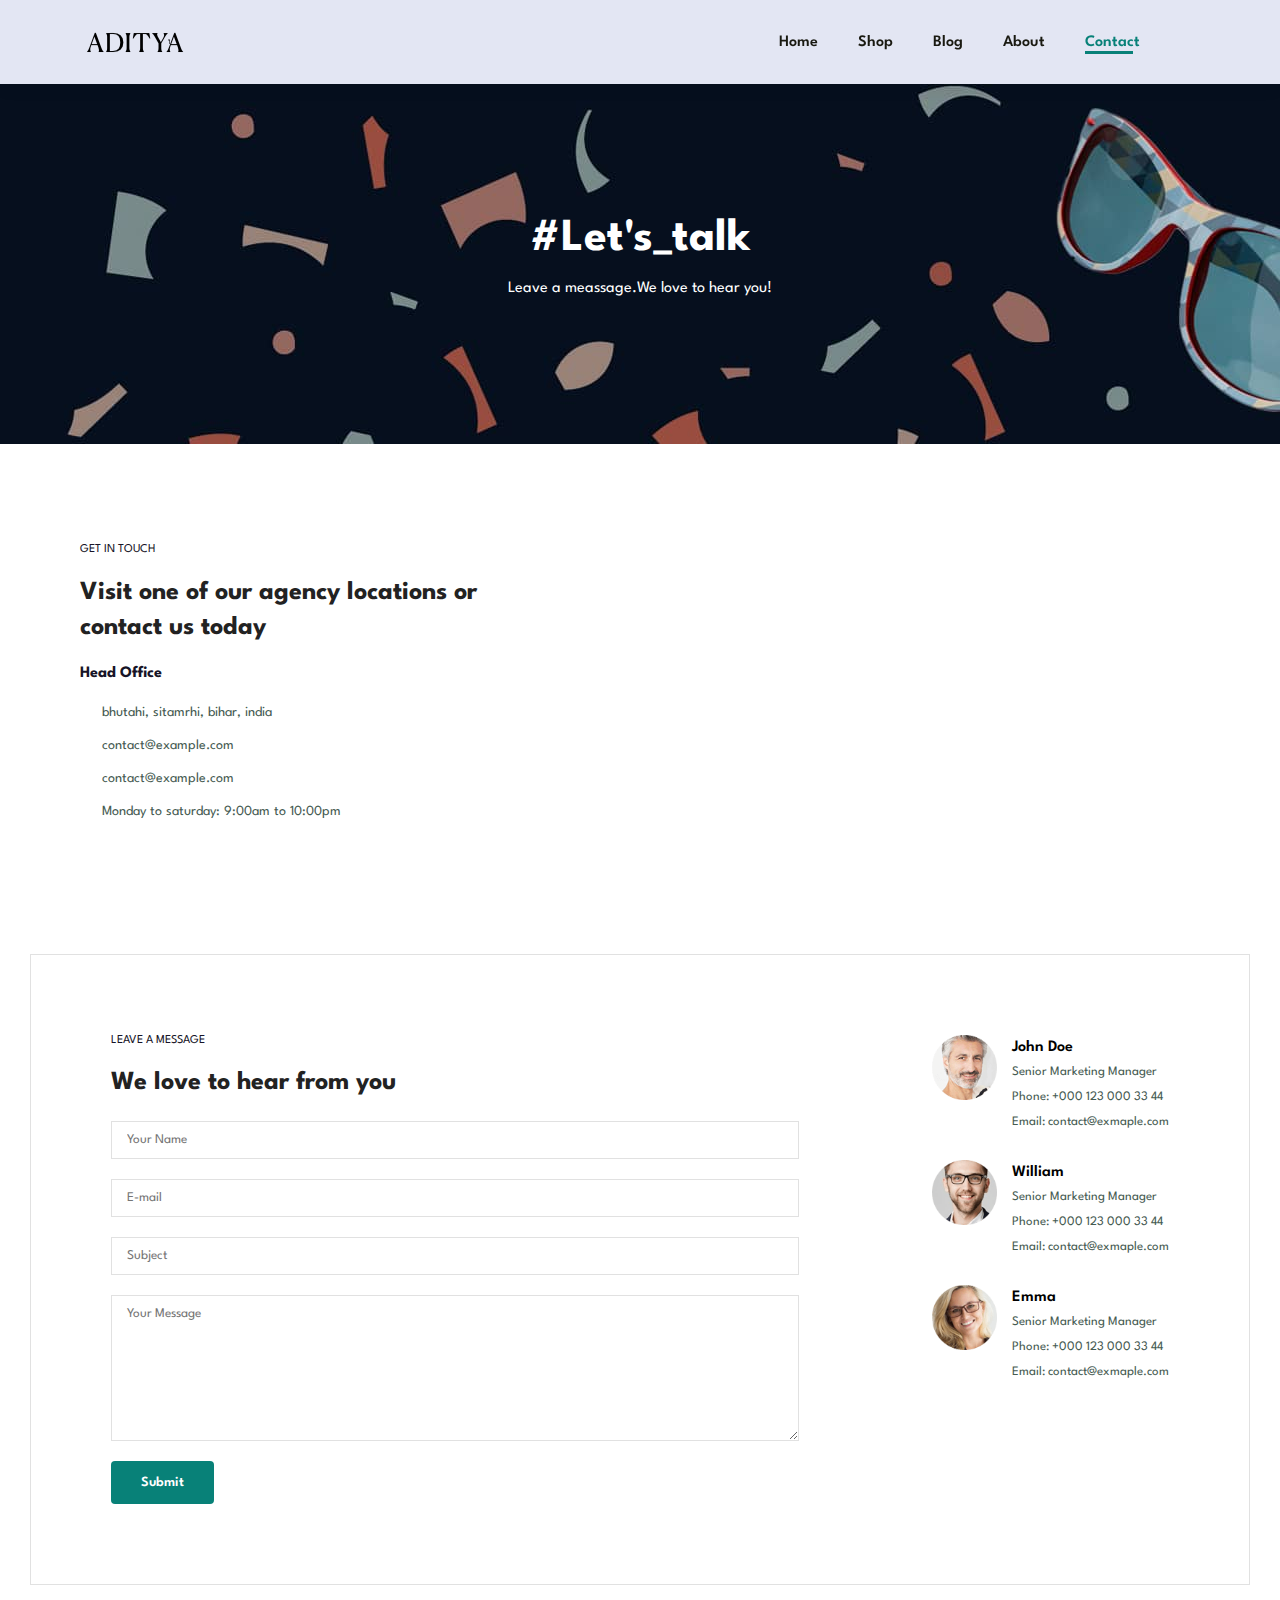
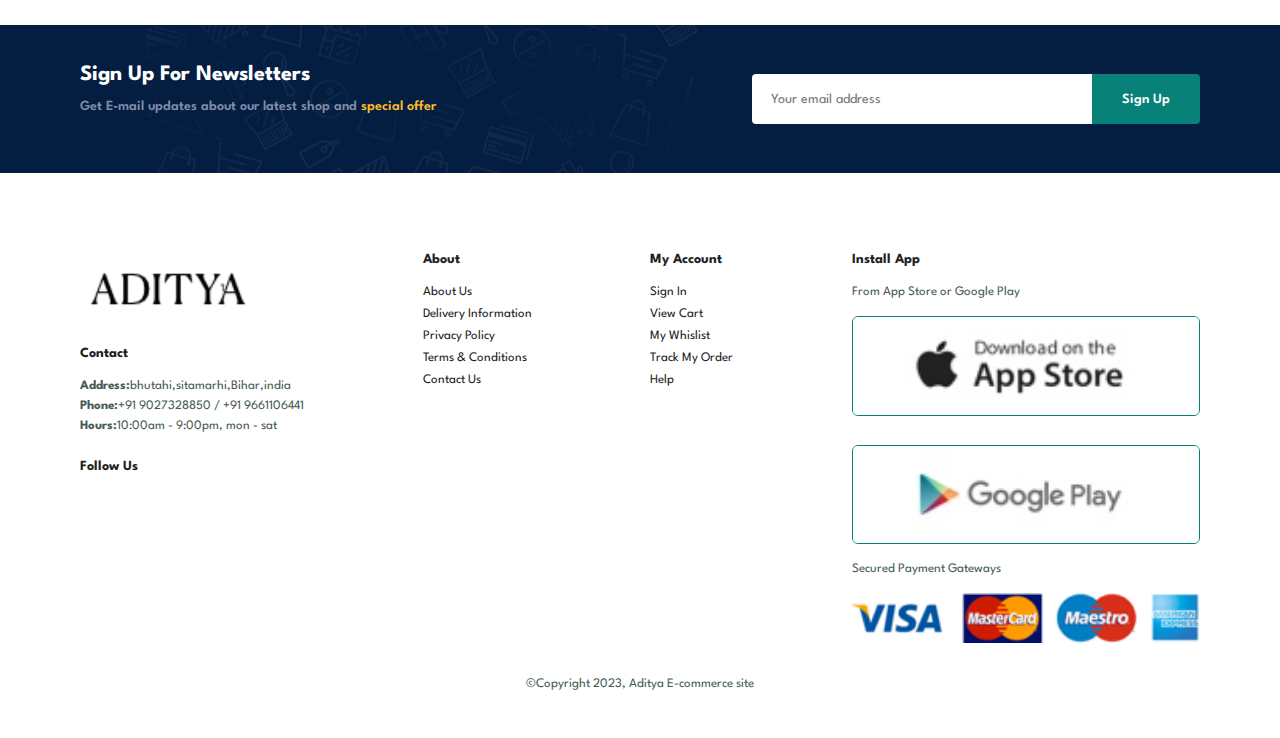
<file: Ecomm-app/contact.html>
<!DOCTYPE html>
<html lang="en">
<head>
    <meta charset="UTF-8">
    <meta name="viewport" content="width=device-width, initial-scale=1.0">
    <title>Adi Ecommerce site</title>
    <link rel="stylesheet" href="https://cdnjs.cloudflare.com/ajax/libs/font-awesome/6.4.0/css/all.min.css" integrity="sha512-iecdLmaskl7CVkqkXNQ/ZH/XLlvWZOJyj7Yy7tcenmpD1ypASozpmT/E0iPtmFIB46ZmdtAc9eNBvH0H/ZpiBw==" crossorigin="anonymous" referrerpolicy="no-referrer" />
    <link rel="stylesheet" href="style.css">
</head>
<body>
    <section id="header">
        <a href="index.html"><img src="img/logo.png" class="logo" alt=""></a>
        <div>
            <ul id="navbar">
                <li><a href="index.html">Home</a></li>
                <li><a href="shop.html">Shop</a></li>
                <li><a href="blog.html">Blog</a></li>
                <li><a href="about.html">About</a></li>
                <li><a class="active" href="contact.html">Contact</a></li>
                <li id="lg-bag"><a href="cart.html"><i class="fa-solid fa-bag-shopping"></i></a></li>      
                <a href="#" id="close"><i class="fa-solid fa-xmark"></i></a>       
            </ul>
        </div>
        <div id="mobile">
            <a href="cart.html"><i class="fa-solid fa-bag-shopping"></i></a> 
            <i id="bar" class="fas fa-outdent"></i>
        </div>
    </section>

    <section id="page-header" class="contact-header" >
        <h2>#Let's_talk</h2>

        <p>Leave a meassage.We love to hear you!</p>
    </section>

    <section id="contact-details" class="section-p1">
        <div class="details">
            <span>GET IN TOUCH</span>
            <h2>Visit one of our agency locations or contact us today</h2>
            <h3>Head Office</h3>
            <div>
                <li>
                    <i class="fa-regular fa-map"></i>
                    <p>bhutahi, sitamrhi, bihar, india</p>
                </li>
                <li>
                    <i class="fa-regular fa-envelope"></i>
                    <p>contact@example.com</p>
                </li>
                <li>
                    <i class="fa-solid fa-phone"></i>
                    <p>contact@example.com</p>
                </li>
                <li>
                    <i class="fa-regular fa-clock"></i>
                    <p>Monday to saturday: 9:00am to 10:00pm</p>
                </li>
            </div>
        </div>
        <div class="map">
            <iframe src="https://www.google.com/maps/embed?pb=!1m18!1m12!1m3!1d57089.40257890626!2d85.50271399999997!3d26.58156214999999!2m3!1f0!2f0!3f0!3m2!1i1024!2i768!4f13.1!3m3!1m2!1s0x39ecf0d7d039429d%3A0x25381a43016ecd04!2sSitamarhi%2C%20Bihar!5e0!3m2!1sen!2sin!4v1686570724497!5m2!1sen!2sin" width="600" height="450" style="border:0;" allowfullscreen="" loading="lazy" referrerpolicy="no-referrer-when-downgrade"></iframe>
        </div>
    </section>

    <section id="form-details">
        <form action="">
            <span>LEAVE A MESSAGE</span>
            <h2>We love to hear from you</h2>
            <input type="text" placeholder="Your Name">
            <input type="text" placeholder="E-mail">
            <input type="text" placeholder="Subject">
            <textarea name="" id="" cols="30" rows="10" placeholder="Your Message"></textarea>
            <button class="normal">Submit</button>
        </form>
        <div class="people">
            <div>
                <img src="img/people/1.png" alt="">
                <p><span>John Doe</span>Senior Marketing Manager <br> Phone: +000 123 000 33 44 <br> Email: contact@exmaple.com</p>
            </div>
            <div>
                <img src="img/people/2.png" alt="">
                <p><span>William</span>Senior Marketing Manager <br> Phone: +000 123 000 33 44 <br> Email: contact@exmaple.com</p>
            </div>
            <div>
                <img src="img/people/3.png" alt="">
                <p><span>Emma</span>Senior Marketing Manager <br> Phone: +000 123 000 33 44 <br> Email: contact@exmaple.com</p>
            </div>
        </div>
    </section>

    <section id="newsletter" class="section-p1 section-m1">
        <div class="newstext">
            <h4>Sign Up For Newsletters</h4>
            <p>Get E-mail updates about our latest shop and <span>special offer</span></p>
        </div>
        <div class="form">
            <input type="text" placeholder="Your email address">
            <button class="normal">Sign Up</button>
        </div>
    </section>

    <footer class="section-p1">
        <div class="col">
            <img class="logo" src="img/logo.png" alt="">
            <h4>Contact</h4>
            <p><strong>Address:</strong>bhutahi,sitamarhi,Bihar,india</p>
            <p><strong>Phone:</strong>+91 9027328850 / +91 9661106441</p>
            <p><strong>Hours:</strong>10:00am - 9:00pm, mon - sat</p>
            <div class="follow">
                <h4>Follow Us</h4>
                <div class="icon">
                    <i class="fa-brands fa-square-facebook"></i>
                    <i class="fa-brands fa-twitter"></i>
                    <i class="fa-brands fa-instagram"></i>
                    <i class="fa-brands fa-youtube"></i>
                    <i class="fa-brands fa-linkedin"></i>
                </div>
            </div>
        </div>
        <div class="col">
            <h4>About</h4>
            <a href="about.html">About Us</a>
            <a href="#">Delivery Information</a>
            <a href="#">Privacy Policy</a>
            <a href="#">Terms & Conditions</a>
            <a href="contact.html">Contact Us</a>
        </div>
        <div class="col">
            <h4>My Account</h4>
            <a href="#">Sign In</a>
            <a href="#">View Cart</a>
            <a href="#">My Whislist</a>
            <a href="#">Track My Order</a>
            <a href="#">Help</a>
        </div>
        <div class="col install">
            <h4>Install App</h4>
            <p>From App Store or Google Play</p>
            <div class="row">
                <img src="img/pay/app.jpg" alt="">
                <img src="img/pay/play.jpg" alt="">
            </div>
            <p>Secured Payment Gateways</p>
            <img src="img/pay/pay.png" alt="">
        </div>


        <div class="copyright">
            <p>©Copyright 2023, Aditya E-commerce site</p>
        </div>
    </footer>

    <script src="script.js"></script>
</body>
</html>
</file>
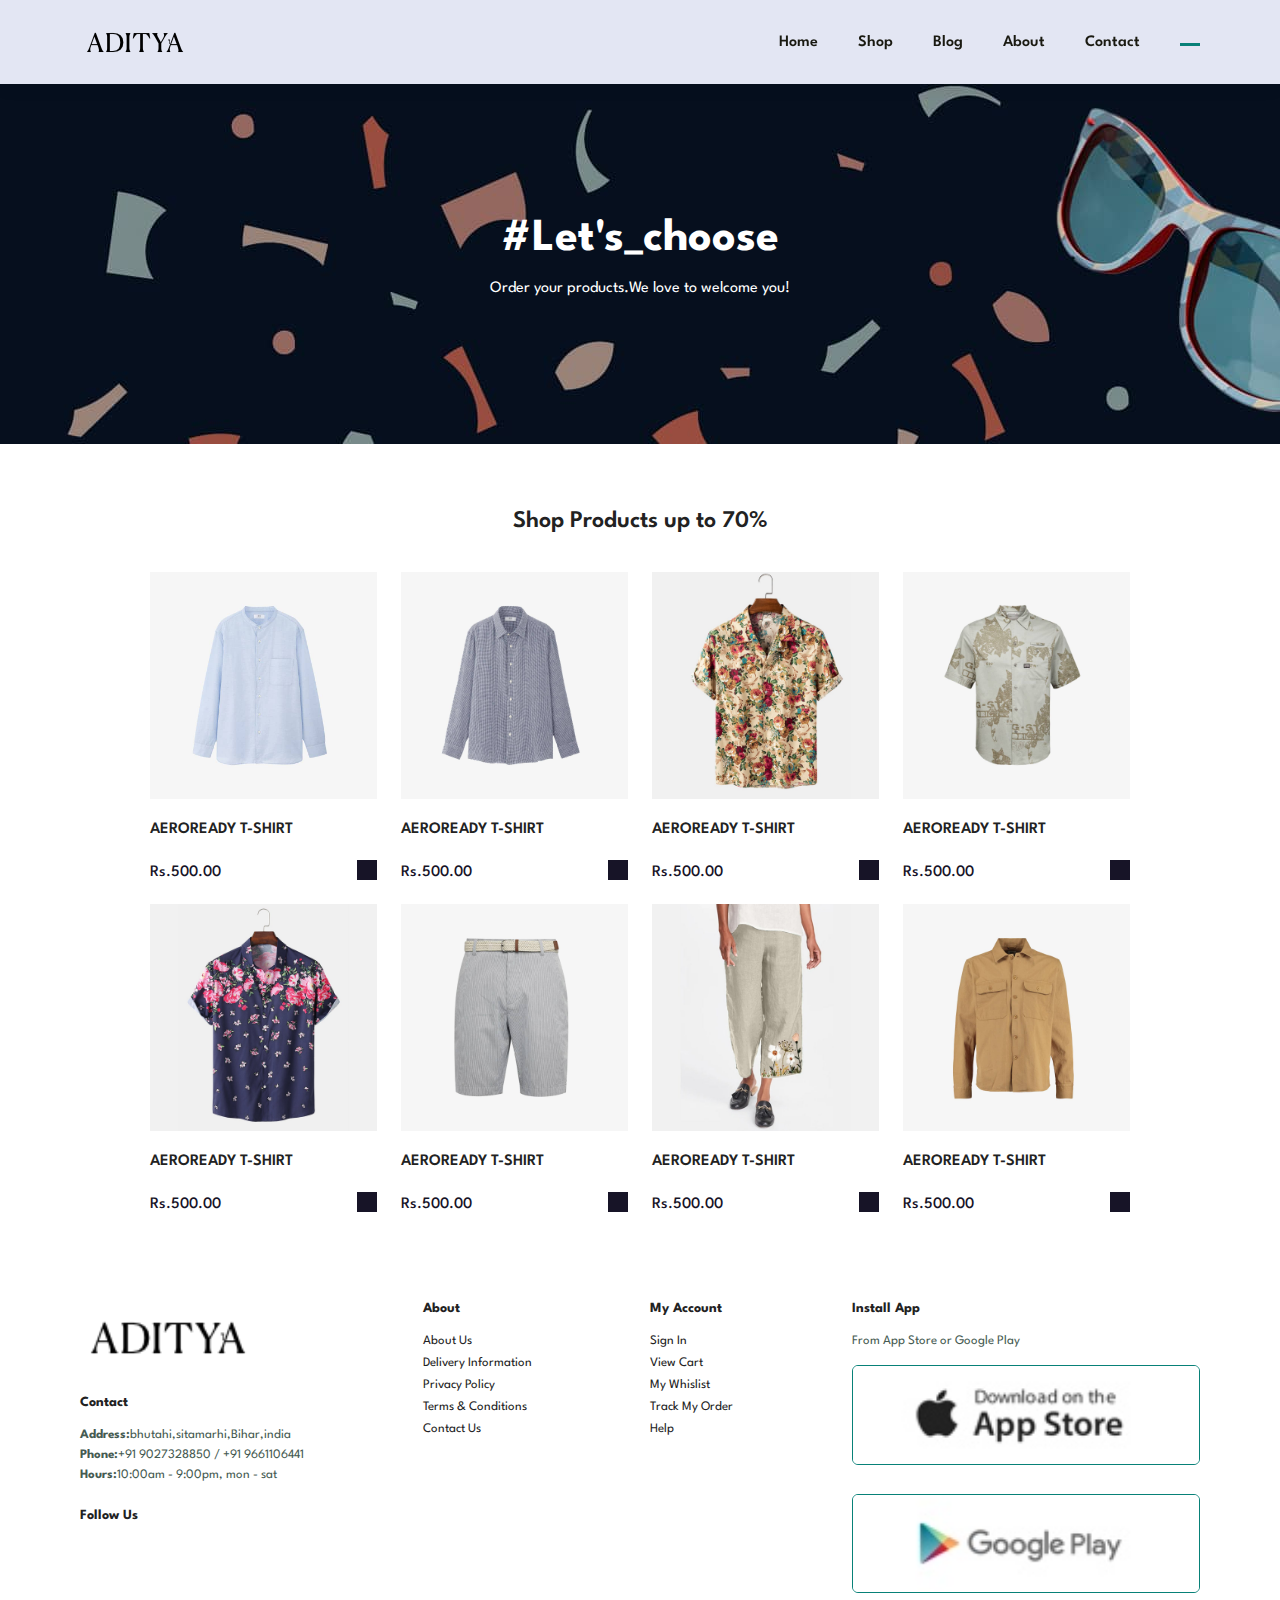
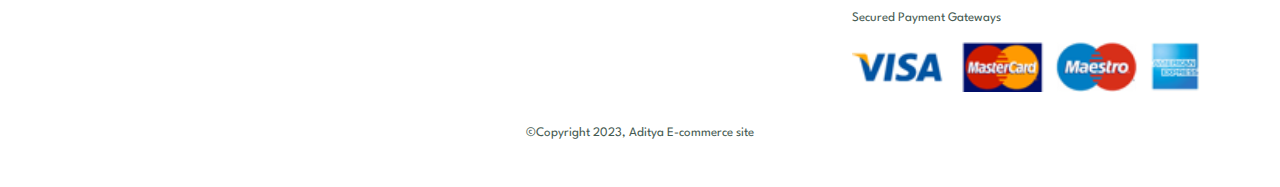
<file: Ecomm-app/explore.html>
<!DOCTYPE html>
<html lang="en">
<head>
    <meta charset="UTF-8">
    <meta name="viewport" content="width=device-width, initial-scale=1.0">
    <title>Adi Ecommerce site</title>
    <link rel="stylesheet" href="https://cdnjs.cloudflare.com/ajax/libs/font-awesome/6.4.0/css/all.min.css" integrity="sha512-iecdLmaskl7CVkqkXNQ/ZH/XLlvWZOJyj7Yy7tcenmpD1ypASozpmT/E0iPtmFIB46ZmdtAc9eNBvH0H/ZpiBw==" crossorigin="anonymous" referrerpolicy="no-referrer" />
    <link rel="stylesheet" href="style.css">
    <!-- <link rel="stylesheet" href="explore.css"> -->
</head>
<body>
    <section id="header">
        <a href="index.html"><img src="img/logo.png" class="logo" alt=""></a>
        <div>
            <ul id="navbar">
                <li><a href="index.html">Home</a></li>
                <li><a href="shop.html">Shop</a></li>
                <li><a href="blog.html">Blog</a></li>
                <li><a href="about.html">About</a></li>
                <li><a href="contact.html">Contact</a></li>
                <li id="lg-bag"><a class="active" href="shop.html"><i class="fa-solid fa-bag-shopping"></i></a></li>      
                <a href="#" id="close"><i class="fa-solid fa-xmark"></i></a>       
            </ul>
        </div>
        <div id="mobile">
            <a href="shop.html"><i class="fa-solid fa-bag-shopping"></i></a> 
            <i id="bar" class="fas fa-outdent"></i>
        </div>
    </section>

    <section id="page-header" class="explore-header">
        <h2>#Let's_choose</h2>

        <p>Order your products.We love to welcome you!</p>
    </section>

    <section class="shop container">
        <h2 class="section-title">Shop Products up to 70%</h2>
        <div class="shop-content">
            <div class="product-box"onclick="window.location.href='sproduct.html';">
                <img src="img/products/n1.jpg" alt="" class="product-img">
                <h2 class="product-title">Aeroready t-shirt</h2>
                <span class="price">Rs.500.00</span>
                <a href="cart.html"><i class="fa-solid fa-bag-shopping add-cart"></i></a>
            </div>
            <div class="product-box">
                <img src="img/products/n2.jpg" alt="" class="product-img">
                <h2 class="product-title">Aeroready t-shirt</h2>
                <span class="price">Rs.500.00</span>
                <a><i class="fa-solid fa-bag-shopping add-cart"></i></a>
            </div>
            <div class="product-box">
                <img src="img/products/f3.jpg" alt="" class="product-img">
                <h2 class="product-title">Aeroready t-shirt</h2>
                <span class="price">Rs.500.00</span>
                <a><i class="fa-solid fa-bag-shopping add-cart"></i></a>
            </div>
            <div class="product-box">
                <img src="img/products/n4.jpg" alt="" class="product-img">
                <h2 class="product-title">Aeroready t-shirt</h2>
                <span class="price">Rs.500.00</span>
                <a><i class="fa-solid fa-bag-shopping add-cart"></i></a>
            </div>
            <div class="product-box">
                <img src="img/products/f5.jpg" alt="" class="product-img">
                <h2 class="product-title">Aeroready t-shirt</h2>
                <span class="price">Rs.500.00</span>
                <a><i class="fa-solid fa-bag-shopping add-cart"></i></a>
            </div>
            <div class="product-box">
                <img src="img/products/n6.jpg" alt="" class="product-img">
                <h2 class="product-title">Aeroready t-shirt</h2>
                <span class="price">Rs.500.00</span>
                <a><i class="fa-solid fa-bag-shopping add-cart"></i></a>
            </div>
            <div class="product-box">
                <img src="img/products/f7.jpg" alt="" class="product-img">
                <h2 class="product-title">Aeroready t-shirt</h2>
                <span class="price">Rs.500.00</span>
                <a><i class="fa-solid fa-bag-shopping add-cart"></i></a>
            </div>
            <div class="product-box">
                <img src="img/products/n7.jpg" alt="" class="product-img">
                <h2 class="product-title">Aeroready t-shirt</h2>
                <span class="price">Rs.500.00</span>
                <a><i class="fa-solid fa-bag-shopping add-cart"></i></a>
            </div>
        </div>
    </section>

    <footer class="section-p1">
        <div class="col">
            <img class="logo" src="img/logo.png" alt="">
            <h4>Contact</h4>
            <p><strong>Address:</strong>bhutahi,sitamarhi,Bihar,india</p>
            <p><strong>Phone:</strong>+91 9027328850 / +91 9661106441</p>
            <p><strong>Hours:</strong>10:00am - 9:00pm, mon - sat</p>
            <div class="follow">
                <h4>Follow Us</h4>
                <div class="icon">
                    <i class="fa-brands fa-square-facebook"></i>
                    <i class="fa-brands fa-twitter"></i>
                    <i class="fa-brands fa-instagram"></i>
                    <i class="fa-brands fa-youtube"></i>
                    <i class="fa-brands fa-linkedin"></i>
                </div>
            </div>
        </div>
        <div class="col">
            <h4>About</h4>
            <a href="about.html">About Us</a>
            <a href="#">Delivery Information</a>
            <a href="#">Privacy Policy</a>
            <a href="#">Terms & Conditions</a>
            <a href="contact.html">Contact Us</a>
        </div>
        <div class="col">
            <h4>My Account</h4>
            <a href="#">Sign In</a>
            <a href="#">View Cart</a>
            <a href="#">My Whislist</a>
            <a href="#">Track My Order</a>
            <a href="#">Help</a>
        </div>
        <div class="col install">
            <h4>Install App</h4>
            <p>From App Store or Google Play</p>
            <div class="row">
                <img src="img/pay/app.jpg" alt="">
                <img src="img/pay/play.jpg" alt="">
            </div>
            <p>Secured Payment Gateways</p>
            <img src="img/pay/pay.png" alt="">
        </div>


        <div class="copyright">
            <p>©Copyright 2023, Aditya E-commerce site</p>
        </div>
    </footer>

    <script src="script.js"></script>
</body>
</html>
</file>
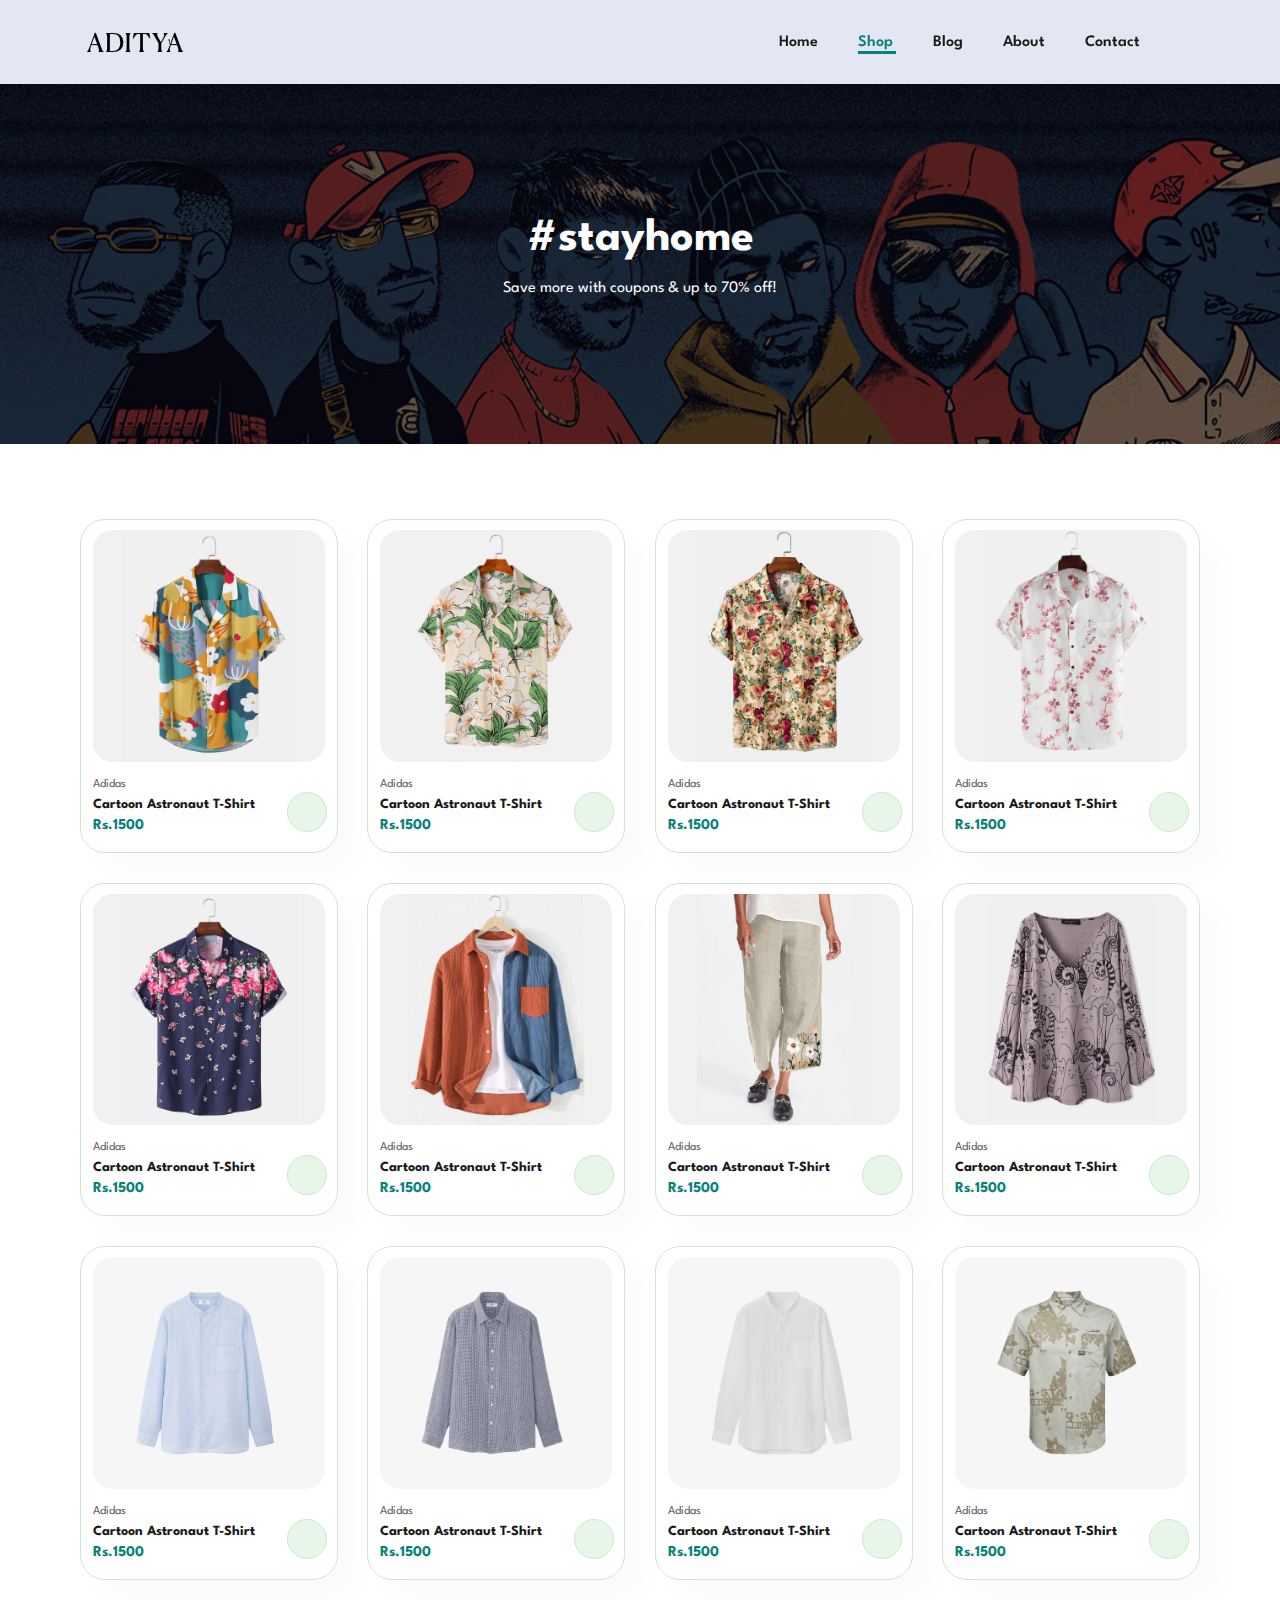
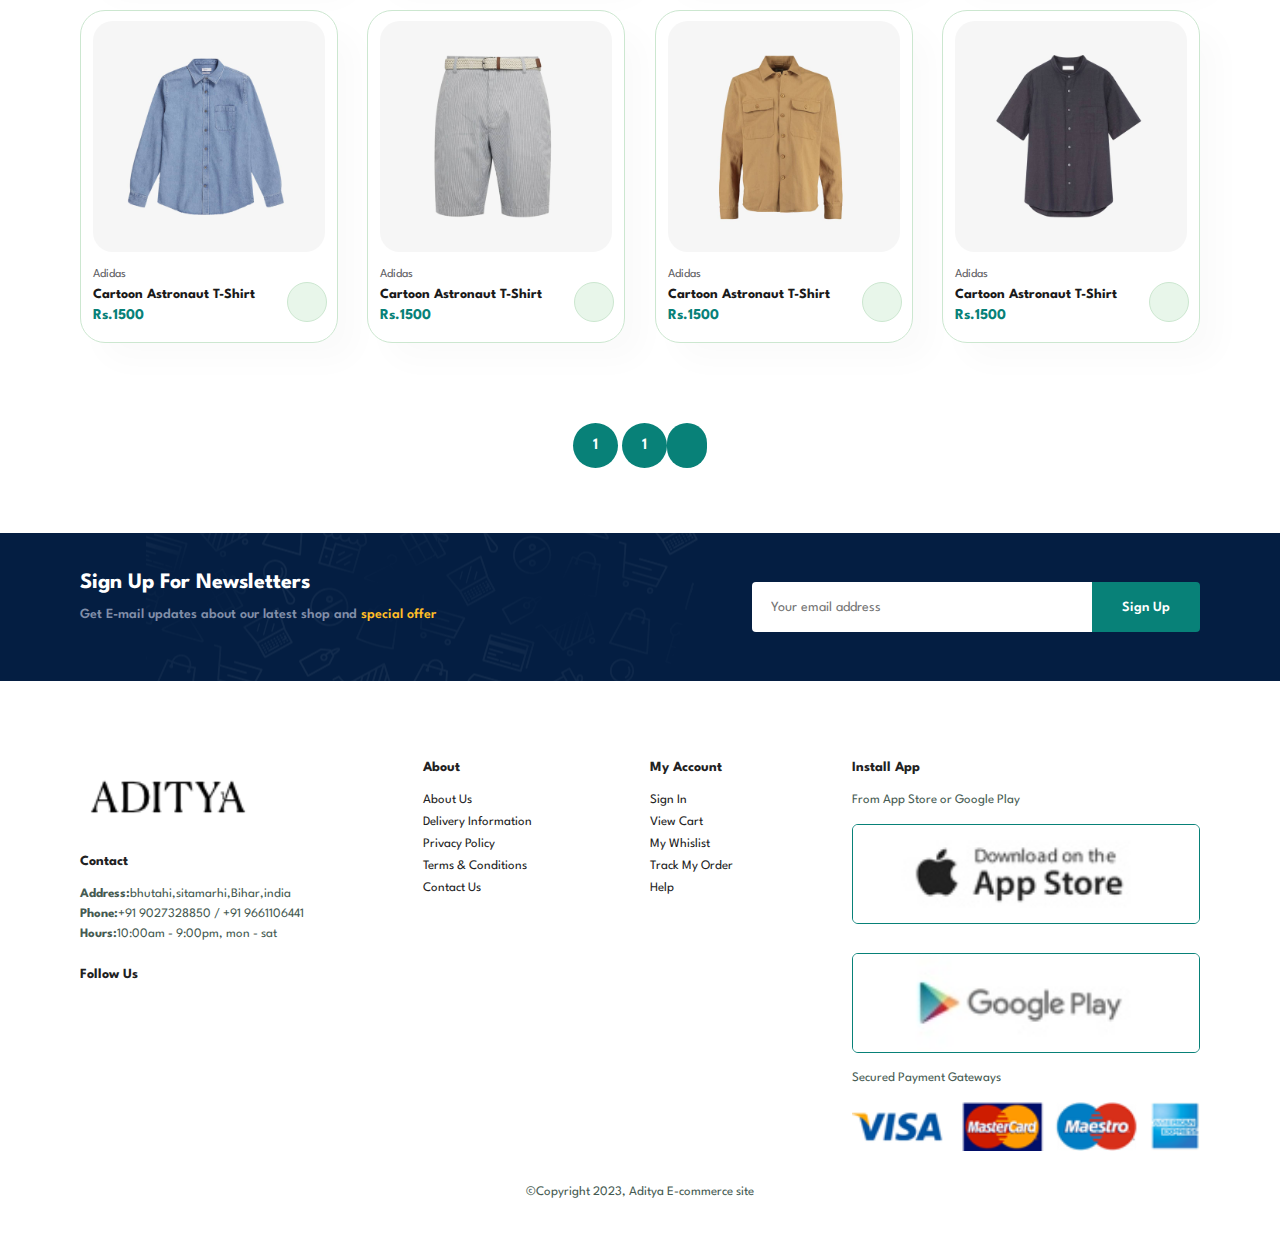
<file: Ecomm-app/shop.html>
<!DOCTYPE html>
<html lang="en">
<head>
    <meta charset="UTF-8">
    <meta name="viewport" content="width=device-width, initial-scale=1.0">
    <title>Adi Ecommerce site</title>
    <link rel="stylesheet" href="https://cdnjs.cloudflare.com/ajax/libs/font-awesome/6.4.0/css/all.min.css" integrity="sha512-iecdLmaskl7CVkqkXNQ/ZH/XLlvWZOJyj7Yy7tcenmpD1ypASozpmT/E0iPtmFIB46ZmdtAc9eNBvH0H/ZpiBw==" crossorigin="anonymous" referrerpolicy="no-referrer" />
    <link rel="stylesheet" href="style.css">
</head>
<body>
    <section id="header">
        <a href="index.html"><img src="img/logo.png" class="logo" alt=""></a>
        <div>
            <ul id="navbar">
                <li><a href="index.html">Home</a></li>
                <li><a class="active" href="shop.html">Shop</a></li>
                <li><a href="blog.html">Blog</a></li>
                <li><a href="about.html">About</a></li>
                <li><a href="contact.html">Contact</a></li>
                <li id="lg-bag"><a href="cart.html"><i class="fa-solid fa-bag-shopping"></i></a></li>      
                <a href="#" id="close"><i class="fa-solid fa-xmark"></i></a>       
            </ul>
        </div>
        <div id="mobile">
            <a href="cart.html"><i class="fa-solid fa-bag-shopping"></i></a> 
            <i id="bar" class="fas fa-outdent"></i>
        </div>
    </section>

    <section id="page-header" >
        <h2>#stayhome</h2>

        <p>Save more with coupons & up to 70% off!</p>
    </section>

    <section id="product1" class="section-p1">
        <div class="pro-container">
            <div class="pro" onclick="window.location.href='sproduct.html';">
                <img src="img/products/f1.jpg" alt="">
                <div class="des">
                    <span>Adidas</span>
                    <h5>Cartoon Astronaut T-Shirt</h5>
                    <div class="star">
                        <i class="fas fa-star"></i>
                        <i class="fas fa-star"></i>
                        <i class="fas fa-star"></i>
                        <i class="fas fa-star"></i>
                        <i class="fas fa-star"></i>
                    </div>
                    <h4>Rs.1500</h4>
                </div>
                <a href="#"><i class="fa-solid fa-cart-shopping cart"></i></a>
            </div>
            <div class="pro">
                <img src="img/products/f2.jpg" alt="">
                <div class="des">
                    <span>Adidas</span>
                    <h5>Cartoon Astronaut T-Shirt</h5>
                    <div class="star">
                        <i class="fas fa-star"></i>
                        <i class="fas fa-star"></i>
                        <i class="fas fa-star"></i>
                        <i class="fas fa-star"></i>
                        <i class="fas fa-star"></i>
                    </div>
                    <h4>Rs.1500</h4>
                </div>
                <a href="#"><i class="fa-solid fa-cart-shopping cart"></i></a>
            </div>
            <div class="pro">
                <img src="img/products/f3.jpg" alt="">
                <div class="des">
                    <span>Adidas</span>
                    <h5>Cartoon Astronaut T-Shirt</h5>
                    <div class="star">
                        <i class="fas fa-star"></i>
                        <i class="fas fa-star"></i>
                        <i class="fas fa-star"></i>
                        <i class="fas fa-star"></i>
                        <i class="fas fa-star"></i>
                    </div>
                    <h4>Rs.1500</h4>
                </div>
                <a href="#"><i class="fa-solid fa-cart-shopping cart"></i></a>
            </div>
            <div class="pro">
                <img src="img/products/f4.jpg" alt="">
                <div class="des">
                    <span>Adidas</span>
                    <h5>Cartoon Astronaut T-Shirt</h5>
                    <div class="star">
                        <i class="fas fa-star"></i>
                        <i class="fas fa-star"></i>
                        <i class="fas fa-star"></i>
                        <i class="fas fa-star"></i>
                        <i class="fas fa-star"></i>
                    </div>
                    <h4>Rs.1500</h4>
                </div>
                <a href="#"><i class="fa-solid fa-cart-shopping cart"></i></a>
            </div>
            <div class="pro">
                <img src="img/products/f5.jpg" alt="">
                <div class="des">
                    <span>Adidas</span>
                    <h5>Cartoon Astronaut T-Shirt</h5>
                    <div class="star">
                        <i class="fas fa-star"></i>
                        <i class="fas fa-star"></i>
                        <i class="fas fa-star"></i>
                        <i class="fas fa-star"></i>
                        <i class="fas fa-star"></i>
                    </div>
                    <h4>Rs.1500</h4>
                </div>
                <a href="#"><i class="fa-solid fa-cart-shopping cart"></i></a>
            </div>
            <div class="pro">
                <img src="img/products/f6.jpg" alt="">
                <div class="des">
                    <span>Adidas</span>
                    <h5>Cartoon Astronaut T-Shirt</h5>
                    <div class="star">
                        <i class="fas fa-star"></i>
                        <i class="fas fa-star"></i>
                        <i class="fas fa-star"></i>
                        <i class="fas fa-star"></i>
                        <i class="fas fa-star"></i>
                    </div>
                    <h4>Rs.1500</h4>
                </div>
                <a href="#"><i class="fa-solid fa-cart-shopping cart"></i></a>
            </div>
            <div class="pro">
                <img src="img/products/f7.jpg" alt="">
                <div class="des">
                    <span>Adidas</span>
                    <h5>Cartoon Astronaut T-Shirt</h5>
                    <div class="star">
                        <i class="fas fa-star"></i>
                        <i class="fas fa-star"></i>
                        <i class="fas fa-star"></i>
                        <i class="fas fa-star"></i>
                        <i class="fas fa-star"></i>
                    </div>
                    <h4>Rs.1500</h4>
                </div>
                <a href="#"><i class="fa-solid fa-cart-shopping cart"></i></a>
            </div>
            <div class="pro">
                <img src="img/products/f8.jpg" alt="">
                <div class="des">
                    <span>Adidas</span>
                    <h5>Cartoon Astronaut T-Shirt</h5>
                    <div class="star">
                        <i class="fas fa-star"></i>
                        <i class="fas fa-star"></i>
                        <i class="fas fa-star"></i>
                        <i class="fas fa-star"></i>
                        <i class="fas fa-star"></i>
                    </div>
                    <h4>Rs.1500</h4>
                </div>
                <a href="#"><i class="fa-solid fa-cart-shopping cart"></i></a>
            </div>
            <div class="pro">
                <img src="img/products/n1.jpg" alt="">
                <div class="des">
                    <span>Adidas</span>
                    <h5>Cartoon Astronaut T-Shirt</h5>
                    <div class="star">
                        <i class="fas fa-star"></i>
                        <i class="fas fa-star"></i>
                        <i class="fas fa-star"></i>
                        <i class="fas fa-star"></i>
                        <i class="fas fa-star"></i>
                    </div>
                    <h4>Rs.1500</h4>
                </div>
                <a href="#"><i class="fa-solid fa-cart-shopping cart"></i></a>
            </div>
            <div class="pro">
                <img src="img/products/n2.jpg" alt="">
                <div class="des">
                    <span>Adidas</span>
                    <h5>Cartoon Astronaut T-Shirt</h5>
                    <div class="star">
                        <i class="fas fa-star"></i>
                        <i class="fas fa-star"></i>
                        <i class="fas fa-star"></i>
                        <i class="fas fa-star"></i>
                        <i class="fas fa-star"></i>
                    </div>
                    <h4>Rs.1500</h4>
                </div>
                <a href="#"><i class="fa-solid fa-cart-shopping cart"></i></a>
            </div>
            <div class="pro">
                <img src="img/products/n3.jpg" alt="">
                <div class="des">
                    <span>Adidas</span>
                    <h5>Cartoon Astronaut T-Shirt</h5>
                    <div class="star">
                        <i class="fas fa-star"></i>
                        <i class="fas fa-star"></i>
                        <i class="fas fa-star"></i>
                        <i class="fas fa-star"></i>
                        <i class="fas fa-star"></i>
                    </div>
                    <h4>Rs.1500</h4>
                </div>
                <a href="#"><i class="fa-solid fa-cart-shopping cart"></i></a>
            </div>
            <div class="pro">
                <img src="img/products/n4.jpg" alt="">
                <div class="des">
                    <span>Adidas</span>
                    <h5>Cartoon Astronaut T-Shirt</h5>
                    <div class="star">
                        <i class="fas fa-star"></i>
                        <i class="fas fa-star"></i>
                        <i class="fas fa-star"></i>
                        <i class="fas fa-star"></i>
                        <i class="fas fa-star"></i>
                    </div>
                    <h4>Rs.1500</h4>
                </div>
                <a href="#"><i class="fa-solid fa-cart-shopping cart"></i></a>
            </div>
            <div class="pro">
                <img src="img/products/n5.jpg" alt="">
                <div class="des">
                    <span>Adidas</span>
                    <h5>Cartoon Astronaut T-Shirt</h5>
                    <div class="star">
                        <i class="fas fa-star"></i>
                        <i class="fas fa-star"></i>
                        <i class="fas fa-star"></i>
                        <i class="fas fa-star"></i>
                        <i class="fas fa-star"></i>
                    </div>
                    <h4>Rs.1500</h4>
                </div>
                <a href="#"><i class="fa-solid fa-cart-shopping cart"></i></a>
            </div>
            <div class="pro">
                <img src="img/products/n6.jpg" alt="">
                <div class="des">
                    <span>Adidas</span>
                    <h5>Cartoon Astronaut T-Shirt</h5>
                    <div class="star">
                        <i class="fas fa-star"></i>
                        <i class="fas fa-star"></i>
                        <i class="fas fa-star"></i>
                        <i class="fas fa-star"></i>
                        <i class="fas fa-star"></i>
                    </div>
                    <h4>Rs.1500</h4>
                </div>
                <a href="#"><i class="fa-solid fa-cart-shopping cart"></i></a>
            </div>
            <div class="pro">
                <img src="img/products/n7.jpg" alt="">
                <div class="des">
                    <span>Adidas</span>
                    <h5>Cartoon Astronaut T-Shirt</h5>
                    <div class="star">
                        <i class="fas fa-star"></i>
                        <i class="fas fa-star"></i>
                        <i class="fas fa-star"></i>
                        <i class="fas fa-star"></i>
                        <i class="fas fa-star"></i>
                    </div>
                    <h4>Rs.1500</h4>
                </div>
                <a href="#"><i class="fa-solid fa-cart-shopping cart"></i></a>
            </div>
            <div class="pro">
                <img src="img/products/n8.jpg" alt="">
                <div class="des">
                    <span>Adidas</span>
                    <h5>Cartoon Astronaut T-Shirt</h5>
                    <div class="star">
                        <i class="fas fa-star"></i>
                        <i class="fas fa-star"></i>
                        <i class="fas fa-star"></i>
                        <i class="fas fa-star"></i>
                        <i class="fas fa-star"></i>
                    </div>
                    <h4>Rs.1500</h4>
                </div>
                <a href="#"><i class="fa-solid fa-cart-shopping cart"></i></a>
            </div>
        </div>
    </section>

    <section id="pagination" class="section-p1">
        <a href="#">1</a>
        <a href="#">1</a>
        <a href="#"><i class="fa-solid fa-arrow-right"></i></a>
    </section>

    <section id="newsletter" class="section-p1 section-m1">
        <div class="newstext">
            <h4>Sign Up For Newsletters</h4>
            <p>Get E-mail updates about our latest shop and <span>special offer</span></p>
        </div>
        <div class="form">
            <input type="text" placeholder="Your email address">
            <button class="normal">Sign Up</button>
        </div>
    </section>

    <footer class="section-p1">
        <div class="col">
            <img class="logo" src="img/logo.png" alt="">
            <h4>Contact</h4>
            <p><strong>Address:</strong>bhutahi,sitamarhi,Bihar,india</p>
            <p><strong>Phone:</strong>+91 9027328850 / +91 9661106441</p>
            <p><strong>Hours:</strong>10:00am - 9:00pm, mon - sat</p>
            <div class="follow">
                <h4>Follow Us</h4>
                <div class="icon">
                    <i class="fa-brands fa-square-facebook"></i>
                    <i class="fa-brands fa-twitter"></i>
                    <i class="fa-brands fa-instagram"></i>
                    <i class="fa-brands fa-youtube"></i>
                    <i class="fa-brands fa-linkedin"></i>
                </div>
            </div>
        </div>
        <div class="col">
            <h4>About</h4>
            <a href="about.html">About Us</a>
            <a href="#">Delivery Information</a>
            <a href="#">Privacy Policy</a>
            <a href="#">Terms & Conditions</a>
            <a href="contact.html">Contact Us</a>
        </div>
        <div class="col">
            <h4>My Account</h4>
            <a href="#">Sign In</a>
            <a href="#">View Cart</a>
            <a href="#">My Whislist</a>
            <a href="#">Track My Order</a>
            <a href="#">Help</a>
        </div>
        <div class="col install">
            <h4>Install App</h4>
            <p>From App Store or Google Play</p>
            <div class="row">
                <img src="img/pay/app.jpg" alt="">
                <img src="img/pay/play.jpg" alt="">
            </div>
            <p>Secured Payment Gateways</p>
            <img src="img/pay/pay.png" alt="">
        </div>


        <div class="copyright">
            <p>©Copyright 2023, Aditya E-commerce site</p>
        </div>
    </footer>

    <script src="script.js"></script>
</body>
</html>
</file>
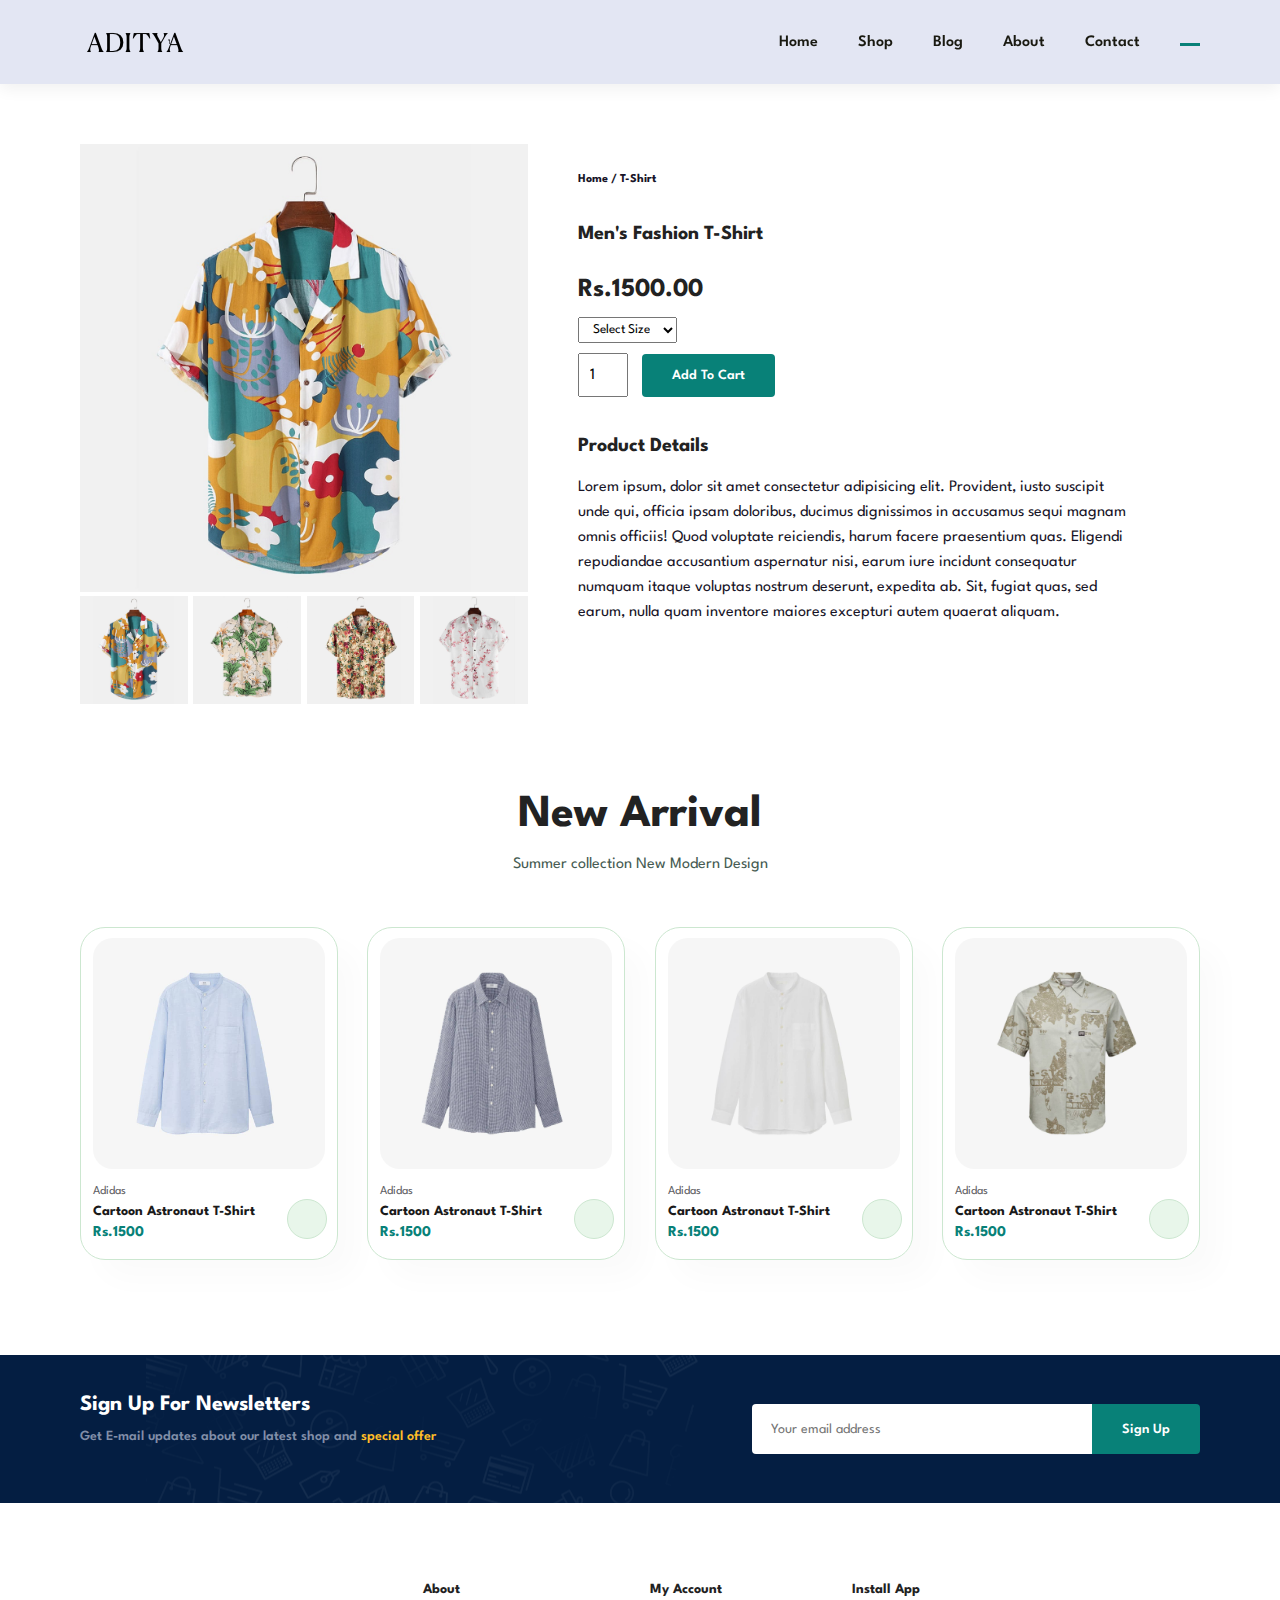
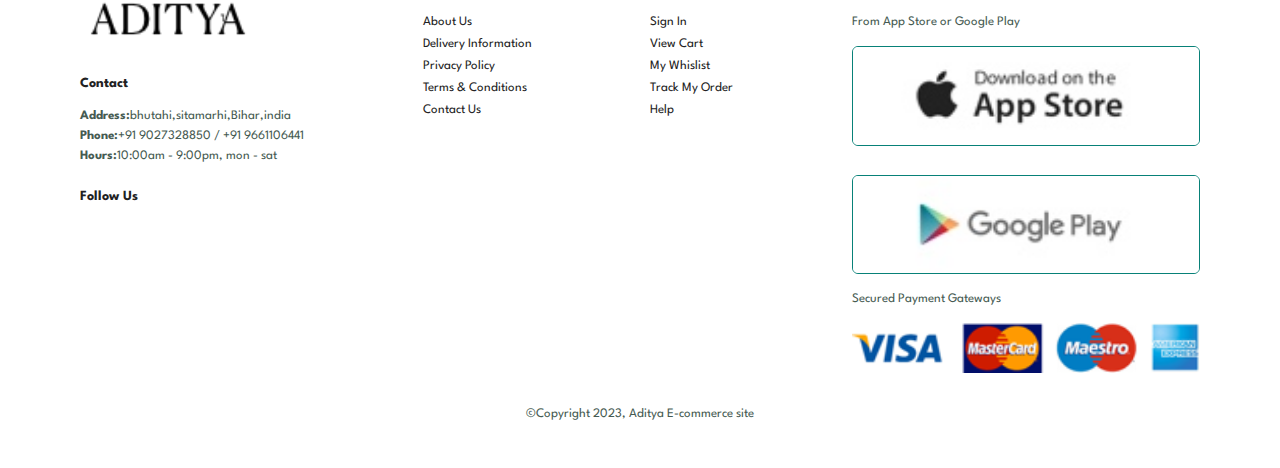
<file: Ecomm-app/sproduct.html>
<!DOCTYPE html>
<html lang="en">
<head>
    <meta charset="UTF-8">
    <meta name="viewport" content="width=device-width, initial-scale=1.0">
    <title>Adi Ecommerce site</title>
    <link rel="stylesheet" href="https://cdnjs.cloudflare.com/ajax/libs/font-awesome/6.4.0/css/all.min.css" integrity="sha512-iecdLmaskl7CVkqkXNQ/ZH/XLlvWZOJyj7Yy7tcenmpD1ypASozpmT/E0iPtmFIB46ZmdtAc9eNBvH0H/ZpiBw==" crossorigin="anonymous" referrerpolicy="no-referrer" />
    <link rel="stylesheet" href="style.css">
</head>
<body>
    <section id="header">
        <a href="index.html"><img src="img/logo.png" class="logo" alt=""></a>
        <div>
            <ul id="navbar">
                <li><a href="index.html">Home</a></li>
                <li><a href="shop.html">Shop</a></li>
                <li><a href="blog.html">Blog</a></li>
                <li><a href="about.html">About</a></li>
                <li><a href="contact.html">Contact</a></li>
                <li id="lg-bag"><a class="active" href="#"><i class="fa-solid fa-bag-shopping"></i></a></li>      
                <a href="#" id="close"><i class="fa-solid fa-xmark"></i></a>       
            </ul>
        </div>
        <div id="mobile">
            <a class="active" href="sproduct.html"><i class="fa-solid fa-bag-shopping"></i></a> 
            <i id="bar" class="fas fa-outdent"></i>
        </div>
    </section>

    <section id="prodetails" class="section-p1">
        <div class="single-pro-image">
            <img src="img/products/f1.jpg" width="100%" id="MainImg" alt="">

            <div class="small-img-group">
                <div class="small-img-col">
                    <img src="img/products/f1.jpg" width="100%" class="small-img" alt="">
                </div>
                <div class="small-img-col">
                    <img src="img/products/f2.jpg" width="100%" class="small-img" alt="">
                </div>
                <div class="small-img-col">
                    <img src="img/products/f3.jpg" width="100%" class="small-img" alt="">
                </div>
                <div class="small-img-col">
                    <img src="img/products/f4.jpg" width="100%" class="small-img" alt="">
                </div>
            </div>
        </div>
        <div class="single-pro-details">
            <h6>Home / T-Shirt</h6>
            <h4>Men's Fashion T-Shirt</h4>
            <h2>Rs.1500.00</h2>
            <select>
                <option>Select Size</option>
                <option>S</option>
                <option>L</option>
                <option>XL</option>
                <option>XXL</option>
            </select>
            <input type="number" value="1">
            <a href="cart.html"><button class="normal">Add To Cart</button></a>
            <h4>Product Details</h4>
            <span>Lorem ipsum, dolor sit amet consectetur adipisicing elit. Provident, iusto suscipit unde qui, officia ipsam doloribus, ducimus dignissimos in accusamus sequi magnam omnis officiis! Quod voluptate reiciendis, harum facere praesentium quas. Eligendi repudiandae accusantium aspernatur nisi, earum iure incidunt consequatur numquam itaque voluptas nostrum deserunt, expedita ab. Sit, fugiat quas, sed earum, nulla quam inventore maiores excepturi autem quaerat aliquam.</span>
        </div>
    </section>

    <section id="product1" class="section-p1">
        <h2>New Arrival</h2>
        <p>Summer collection New Modern Design</p>
        <div class="pro-container">
            <div class="pro">
                <img src="img/products/n1.jpg" alt="">
                <div class="des">
                    <span>Adidas</span>
                    <h5>Cartoon Astronaut T-Shirt</h5>
                    <div class="star">
                        <i class="fas fa-star"></i>
                        <i class="fas fa-star"></i>
                        <i class="fas fa-star"></i>
                        <i class="fas fa-star"></i>
                        <i class="fas fa-star"></i>
                    </div>
                    <h4>Rs.1500</h4>
                </div>
                <a href="#"><i class="fa-solid fa-cart-shopping cart"></i></a>
            </div>
            <div class="pro">
                <img src="img/products/n2.jpg" alt="">
                <div class="des">
                    <span>Adidas</span>
                    <h5>Cartoon Astronaut T-Shirt</h5>
                    <div class="star">
                        <i class="fas fa-star"></i>
                        <i class="fas fa-star"></i>
                        <i class="fas fa-star"></i>
                        <i class="fas fa-star"></i>
                        <i class="fas fa-star"></i>
                    </div>
                    <h4>Rs.1500</h4>
                </div>
                <a href="#"><i class="fa-solid fa-cart-shopping cart"></i></a>
            </div>
            <div class="pro">
                <img src="img/products/n3.jpg" alt="">
                <div class="des">
                    <span>Adidas</span>
                    <h5>Cartoon Astronaut T-Shirt</h5>
                    <div class="star">
                        <i class="fas fa-star"></i>
                        <i class="fas fa-star"></i>
                        <i class="fas fa-star"></i>
                        <i class="fas fa-star"></i>
                        <i class="fas fa-star"></i>
                    </div>
                    <h4>Rs.1500</h4>
                </div>
                <a href="#"><i class="fa-solid fa-cart-shopping cart"></i></a>
            </div>
            <div class="pro">
                <img src="img/products/n4.jpg" alt="">
                <div class="des">
                    <span>Adidas</span>
                    <h5>Cartoon Astronaut T-Shirt</h5>
                    <div class="star">
                        <i class="fas fa-star"></i>
                        <i class="fas fa-star"></i>
                        <i class="fas fa-star"></i>
                        <i class="fas fa-star"></i>
                        <i class="fas fa-star"></i>
                    </div>
                    <h4>Rs.1500</h4>
                </div>
                <a href="#"><i class="fa-solid fa-cart-shopping cart"></i></a>
            </div>
        </div>
    </section>

    <section id="newsletter" class="section-p1 section-m1">
        <div class="newstext">
            <h4>Sign Up For Newsletters</h4>
            <p>Get E-mail updates about our latest shop and <span>special offer</span></p>
        </div>
        <div class="form">
            <input type="text" placeholder="Your email address">
            <button class="normal">Sign Up</button>
        </div>
    </section>

    <footer class="section-p1">
        <div class="col">
            <img class="logo" src="img/logo.png" alt="">
            <h4>Contact</h4>
            <p><strong>Address:</strong>bhutahi,sitamarhi,Bihar,india</p>
            <p><strong>Phone:</strong>+91 9027328850 / +91 9661106441</p>
            <p><strong>Hours:</strong>10:00am - 9:00pm, mon - sat</p>
            <div class="follow">
                <h4>Follow Us</h4>
                <div class="icon">
                    <i class="fa-brands fa-square-facebook"></i>
                    <i class="fa-brands fa-twitter"></i>
                    <i class="fa-brands fa-instagram"></i>
                    <i class="fa-brands fa-youtube"></i>
                    <i class="fa-brands fa-linkedin"></i>
                </div>
            </div>
        </div>
        <div class="col">
            <h4>About</h4>
            <a href="about.html">About Us</a>
            <a href="#">Delivery Information</a>
            <a href="#">Privacy Policy</a>
            <a href="#">Terms & Conditions</a>
            <a href="contact.html">Contact Us</a>
        </div>
        <div class="col">
            <h4>My Account</h4>
            <a href="#">Sign In</a>
            <a href="#">View Cart</a>
            <a href="#">My Whislist</a>
            <a href="#">Track My Order</a>
            <a href="#">Help</a>
        </div>
        <div class="col install">
            <h4>Install App</h4>
            <p>From App Store or Google Play</p>
            <div class="row">
                <img src="img/pay/app.jpg" alt="">
                <img src="img/pay/play.jpg" alt="">
            </div>
            <p>Secured Payment Gateways</p>
            <img src="img/pay/pay.png" alt="">
        </div>


        <div class="copyright">
            <p>©Copyright 2023, Aditya E-commerce site</p>
        </div>
    </footer>

    <script>
        var MainImg = document.getElementById("MainImg");
        var smallimg = document.getElementsByClassName("small-img");

        smallimg[0].onclick = function(){
            MainImg.src = smallimg[0].src;
        }
        smallimg[1].onclick = function(){
            MainImg.src = smallimg[1].src;
        }
        smallimg[2].onclick = function(){
            MainImg.src = smallimg[2].src;
        }
        smallimg[3].onclick = function(){
            MainImg.src = smallimg[3].src;
        }
        
    </script>

    <script src="script.js"></script>
</body>
</html>
</file>
<file: Ecomm-app/style.css>
@import url('https://fonts.googleapis.com/css2?family=spartan:wght@100;200;300;400;500;600;700;800;900&display=swap');
*{
    margin: 0;
    padding:0;
    box-sizing:border-box;
    scroll-padding-top: 2rem;
    scroll-behavior: smooth;
    list-style: none;
    text-decoration: none;
    font-family:'spartan',sans-serif;
}
:root{
    --main-color:#fd4646;
    --text-color:#171427;
    --bg-color:#fff;
}
img{
    width:100%;
}
body{
    color:var(--text-color);
}


h1{
    font-size: 50px;
    line-height: 64px;
    color: #222;
}
h2{
    font-size: 46px;
    line-height:54px;
    color: #222;
}
h4{
    font-size: 20px;
    color: #222;
}
h6{
    font-weight: 700;
    font-size: 12px;
}
p{
    font-size: 16px;
    color: #465b52;
    margin: 15px 0 20px 0;
}
.section-p1{
    padding:40px 80px;
}
.section-m1{
    margin:40px 0;
}
button.normal{
    font-size: 14px;
    font-weight: 600;
    padding: 15px 30px;
    color: #000;
    background-color: #fff;
    border-radius: 4px;
    cursor: pointer;
    border: none;
    outline: none;
    transition: 0.2s;
}
button.white{
    font-size: 13px;
    font-weight: 600;
    padding: 11px 18px;
    color: #fff;
    background-color: transparent;
    cursor: pointer;
    border: 1px;
    outline: none;
    transition: 0.2s;
}
body{
    width:100%;
}

/*header start*/
#header{
    display: flex;
    align-items:center ;
    justify-content: space-between;
    padding: 20px 80px;
    background:#E3E6F3;
    box-shadow: 0 5px 15px rgba(0, 0, 0, 0.06);
    z-index: 999;
    position: sticky;
    top: 0;
    left: 0;

}
#navbar{
    display:flex ;
    align-items: center;
    justify-content: center;
}

#navbar li{
    list-style: none;
    padding: 0 20px;
    position: relative;
}
#navbar li a{
    text-decoration: none;
    font-size: 16px;
    font-weight: 600;
    color: #1a1a11;
    transition: 0.3s ease;
}
#navbar li a.active,
#navbar li a:hover{
    color: #088178;
}
#navbar li a.active::after,
#navbar li a:hover::after{
    content: "";
    width: 50%;
    height: 3px;
    background: #088178;
    position: absolute;
    bottom: -4px;
    left: 20px;
}
#mobile{
    display: none;
    align-items: center;
}
#close{
    display: none;
}

#hero{
    background-image: url("img/hero4.png");
    height: 90vh;
    width: 100%;
    background-size: cover;
    background-position: top 25% right 0;
    padding: 0 80px;
    display: flex;
    flex-direction: column;
    align-items: flex-start;
    justify-content: center;
}
#hero h4{
    padding-bottom: 15px;
}
#hero h1{
    color:#088178;
}
#hero button{
    background-image: url("img/button.png");
    background-color: transparent;
    color: #088178;
    border: 0;
    padding: 14px 80px 14px 65px;
    background-repeat: no-repeat;
    cursor: pointer;
    font-weight: 700;
    font-size: 15px;
}
#feature{
    display: flex;
    align-items: center;
    justify-content: space-between;
    flex-wrap: wrap;
}

#feature .fe-box{
    width: 180px;
    text-align: center;
    padding: 25px 15px;
    box-shadow: 20px 20px 34px rgba(0, 0, 0, 0.03) ;
    border: 1px solid #cce7d0;
    border-radius: 4px;
    margin: 15px 0;
}

#feature .fe-box:hover{
    box-shadow: 10px 10px 54px rgba(70, 62, 221, 0.1);
}

#feature .fe-box img{
    width: 100%;
    margin-bottom: 10px;
}

#feature .fe-box h6{
    display: inline-block;
    padding:9px 8px 6px 8px;
    line-height: 1;
    border-radius: 4px;
    color: #088178;
    background-color: #fddde4;
}
#feature .fe-box:nth-child(2) h6{
    background-color: #cdebbc;
}
#feature .fe-box:nth-child(3) h6{
    background-color: #d1e8f2;
}
#feature .fe-box:nth-child(4) h6{
    background-color: #cdd4f8;
}
#feature .fe-box:nth-child(5) h6{
    background-color: #f6dbf6;
}
#feature .fe-box:nth-child(6) h6{
    background-color: #fff2e5;
}
#product1{
    text-align: center;
}
#product1 .pro-container{
    display: flex;
    justify-content: space-between;
    padding-top: 20px;
    flex-wrap: wrap;
}

#product1 .pro{
    width: 23%;
    min-width: 250px;
    padding: 10px 12px;
    border: 1px solid #cce7d0;
    border-radius: 25px;
    cursor: pointer;
    box-shadow: 20px 20px 30px rgba(0, 0, 0, 0.02);
    margin: 15px 0;
    transition: 0.2s ease;
    position: relative;
}
#product1 .pro:hover{
    box-shadow: 20px 20px 30px rgba(0, 0, 0, 0.06);
}
#product1 .pro img{
    width: 100%;
    border-radius: 20px;
}
#product1 .pro .des{
    text-align:start;
    padding: 10px 0;
}
#product1 .pro .des span{
    color:#606063;
    font-size: 12px;
}
#product1 .pro .des h5{
    padding-top: 7px;
    color: #1a1a1a;
    font-size: 14px;
}
#product1 .pro .des i{
    font-size: 12px;
    color: rgb(243, 181, 25);
}
#product1 .pro .des h4{
    padding-top:7px;
    font-size: 15px;
    font-weight: 700;
    color: #088178;
}
#product1 .pro .cart{
    width:40px;
    height: 40px;
    line-height: 40px;
    border-radius: 50px;
    background-color: #e8f6ea;
    color: #088178;
    border: 1px solid #cce7d0;
    position: absolute;
    bottom: 20px;
    right: 10px;
}
#banner{
    display: flex;
    flex-direction:column ;
    justify-content: center;
    align-items: center;
    text-align: center;
    background-image: url("img/banner/b2.jpg");
    width:100%;
    height:40vh;
    background-size: cover;
    background-position: center;
}
#banner h4{
    color: #fff;
    font-size: 16px;
}
#banner h2{
    color: #fff;
    font-size: 30px;
    padding: 10px 0;
}
#banner h2 span{
    color: #ef3636;
}
#banner button:hover{
    background-color:#088178 ;
    color: #fff;
}
#sm-banner{
    display:flex;
    justify-content: space-between;
    flex-wrap: wrap;
}

#sm-banner .banner-box{
    display: flex;
    flex-direction:column ;
    justify-content: center;
    align-items: flex-start;
    background-image: url("img/banner/b17.jpg");
    min-width:580px;
    height:50vh;
    background-size: cover;
    background-position: center;
    padding: 30px;
}
#sm-banner .banner-box2{
    background-image: url("img/banner/b10.jpg");
}

#sm-banner h4{
    color: #fff;
    font-size: 20px;
    font-weight: 300;
}
#sm-banner h2{
    color: #fff;
    font-size: 28px;
    font-weight: 800;
}
#sm-banner span{
    color: #fff;
    font-size: 14px;
    font-weight: 500;
    padding-bottom: 15px;
}
#sm-banner .banner-box:hover button{
    background: #088178;
    border:1px solid #088178;
}
#banner3{
    display: flex;
    justify-content: space-between;
    flex-wrap: wrap;
    padding: 0 80px;
}
#banner3 .banner-box{
    display: flex;
    flex-direction:column ;
    justify-content: center;
    align-items: flex-start;
    background-image: url("img/banner/b7.jpg");
    min-width:30%;
    height:30vh;
    background-size: cover;
    background-position: center;
    padding: 20px;
    margin-bottom: 20px;
}
#banner3 .banner-box2{
    background-image: url("img/banner/b4.jpg");
}
#banner3 .banner-box3{
    background-image: url("img/banner/b18.jpg");
}

#banner3 h2{
    color: #fff;
    font-weight: 900;
    font-size: 22px;
}
#banner3 h3{
    color: #ec544e;
    font-weight: 800;
    font-size: 15px;
}

#newsletter{
    display: flex;
    justify-content: space-between;
    flex-wrap: wrap;
    align-items: center;
    background-image: url("img/banner/b14.png");
    background-repeat: no-repeat;
    background-position: 20% 30%;
    background-color: #041e42;
}
#newsletter h4{
    font-size: 22px;
    font-weight: 700;
    color: #fff;
}
#newsletter p{
    font-size: 14px;
    font-weight: 600;
    color: #818ea8;
}
#newsletter p span{
    color: #ffbd27;
}
#newsletter .form{
    display:flex;
    width:40%;
}
#newsletter input{
    height:3.125rem;
    padding: 0 1.25em;
    font-size: 14px;
    width: 100%;
    border: 1px solid transparent;
    border-radius: 4px;
    outline: none;
    border-top-right-radius: 0;
    border-bottom-right-radius: 0 ;

}
#newsletter button{
    background-color: #088178;
    color: #fff;
    white-space:nowrap;
    border-top-left-radius: 0;
    border-bottom-left-radius: 0;

}
footer{
    display: flex;
    flex-wrap: wrap;
    justify-content: space-between;
}
footer .col{
    display: flex;
    flex-direction: column;
    align-items: flex-start;
    margin-bottom: 20px;
}
footer .logo{
    margin-bottom: 30px;
}

footer h4{
    font-size: 14px;
    padding-bottom: 20px;
}
footer p{
    font-size: 13px;
    margin: 0 0 8px 0;
}
footer a{
    font-size: 13px;
    text-decoration: none;
    color: #222;
    margin-bottom: 10px;
}
footer .follow{
    margin-top: 20px;
}
footer .follow i{
    color: #465b52;
    padding-right: 4px;
    cursor:pointer;
}
footer .install .row img{
    border: 1px solid #088178;
    border-radius: 6px;
}
footer .install img{
    margin: 10px 0 15px 0;
}
footer .follow i:hover,
footer a:hover{
    color: #088178;
}
footer .copyright{
    width: 100%;
    text-align: center;
}
#page-header{
    background-image: url("img/banner/b1.jpg");
    width: 100%;
    height: 40vh;
    background-size: cover;
    display: flex;
    justify-content: center;
    text-align: center;
    flex-direction: column;
    padding: 14px;
}
#page-header h2,
#page-header p{
    color: #fff;
}
#pagination{
    text-align: center;
}
#pagination a{
    text-decoration: none;
    background-color: #088178;
    padding: 15px 20px;
    border-radius: 50px;
    color: #fff;
    font-weight: 600;
}
#pagination a i{
    font-size: 16px;
    font-weight: 600;
}
/* explore product */
#page-header.explore-header{
    background-image: url("img/banner/b2.jpg");
}
/* section{
    padding: 4rem 0 3rem;
} */
.shop{
    /* margin-top: 2rem; */
    padding:50px 150px;
}
.section-title{
    font-size: 1.5rem;
    font-weight: 600;
    text-align: center;
    margin-bottom: 1.5rem;
}
.shop-content{
    display: grid;
    grid-template-columns: repeat(auto-fit, minmax(220px, auto));
    gap: 1.5rem;
}
.product-box{
    position: relative;
}
.product-box:hover{
    padding: 10px;
    border: 1px solid var(--text-color);
    transition: 0.4s;
}
.product-img{
    width: 100%;
    height:auto;
    /* margin-bottom: 0.5rem; */
}
.product-title{
    font-size: 1rem;
    font-weight: 600;
    text-transform: uppercase;
    margin-bottom: 0.5rem;
}
.price{
    font-weight: 500;
}
.add-cart{
    position: absolute;
    bottom: 0px;
    right: 0px;
    background: var(--text-color);
    color: var(--bg-color);
    padding: 10px;
    cursor: pointer;
}
.add-cart:hover{
    background: hsl(249, 32%, 17%);
}












/*single product*/
#prodetails{
    display: flex;
    margin-top: 20px;
}
#prodetails .single-pro-image{
    width: 40%;
    margin-right: 50px;
}
.small-img-group{
    display: flex;
    justify-content: space-between;
} 
.small-img-col{
    flex-basis: 24%;
    cursor: pointer;
}
#prodetails .single-pro-details{
    width: 50%;
    padding-top: 30px;
}
#prodetails .single-pro-details h4{
    padding: 40px 0 20px 0;
}
#prodetails .single-pro-details h2{
    font-size: 26px;
}
#prodetails .single-pro-details select{
    display: block;
    padding: 5px 10px;
    margin-bottom: 10px;
}
#prodetails .single-pro-details input{
    width: 50px;
    height: 44px;
    padding-left: 10px;
    font-size: 16px;
    margin-right: 10px;
}
#prodetails .single-pro-details input:focus{
    outline: none;
}
#prodetails .single-pro-details button{
    background-color: #088178;
    color: #fff;
}
#prodetails .single-pro-details span{
    line-height: 25px;
}

/*blog page*/
#page-header.blog-header{
    background-image: url("img/banner/b19.jpg");
}
#blog{
    padding: 150px 150px 0 150px;
}
#blog .blog-box{
    display: flex;
    align-items: center;
    width: 100%;
    position: relative;
    padding-bottom: 90px;
}
#blog .blog-img{
    width: 50%;
    margin-right: 40px;
}
#blog img{
    width: 100%;
    height: 300px;
    object-fit: cover;
}
#blog .blog-details{
    width: 50%;
}
#blog .blog-details a{
    text-decoration: none;
    font-size: 11px;
    color: #000;
    font-weight: 700;
    position: relative;
    transition:0.3s ;
}
/* #blog .blog-details a::after{
    content: "";
    width: 50px;
    height: 2px;
    background-color: #000;
    position: absolute;
    top: 4px;
    right: -60px;
} */
#blog .blog-details a:hover{
    color: #088178;
}
/* #blog .blog-details a:hover::after{
    background-color: #088178;
}
 */
 #blog .blog-box h1{
    position: absolute;
    top: -40px;
    left: 0;
    font-size: 70px;
    font-weight: 700;
    color: #cdcbce;
    z-index: -9;
 }
 /*about page*/
 #page-header.about-header{
    background-image: url("img/about/banner.png");
 }
 #about-head{
    display: flex;
    align-items: center;
 }
 #about-head img{
    width: 50%;
    height: auto;
 }
 #about-head div{
    padding-left: 40px;
 }
 #about-app{
    text-align: center;
 }
 #about-app .video{
    width: 70%;
    height: 100%;
    margin: 30px auto 0 auto;
 }
 #about-app .video video{
    width: 100%;
    height: 100%;
    border-radius: 20px;
 }
 /*contact page*/
 #page-header.contact-header{
    background-image: url("img/banner/b2.jpg");
 }
 #contact-details{
    display: flex;
    align-items: center;
    justify-content: space-between;
 }
 #contact-details .details{
    width: 40%;
 }
#contact-details .details span,
#form-details form span{
    font-size: 12px;
}
#contact-details .details h2,
#form-details form h2{
    font-size: 26px;
    line-height: 35px;
    padding: 20px 0;
}
#contact-details .details h3{
    font-size: 16px;
    padding-bottom: 15px;
}
#contact-details .details li{
    list-style: none;
    display: flex;
    padding: 10px 0;
}
#contact-details .details li i{
    font-size: 14px;
    padding-right: 22px;
}
#contact-details .details li p{
    margin: 0;
    font-size: 14px;
}
#contact-details .map{
    width: 55%;
    height: 400px;
}
#contact-details .map iframe{
    width: 100%;
    height: 100%;
}
#form-details{
    display: flex;
    justify-content: space-between;
    margin: 30px;
    padding: 80px;
    border: 1px solid #e1e1e1;
}
#form-details form{
    width: 65%;
    display: flex;
    flex-direction: column;
    align-items: flex-start;
}
#form-details form input,
#form-details form textarea{
    width: 100%;
    padding:12px 15px;
    outline: none;
    margin-bottom: 20px;
    border: 1px solid #e1e1e1;
}
#form-details form button{
    background-color: #088178;
    color: #fff;
}
#form-details .people div{
    padding-bottom: 25px;
    display: flex;
    align-items: flex-start;
}
#form-details .people div img{
    width: 65px;
    height: 65px;
    object-fit: cover;
    margin-right: 15px;
}
#form-details .people div p{
    margin: 0px;
    font-size: 13px;
    line-height: 25px;
}
#form-details .people div p span{
    display: block;
    font-size: 16px;
    font-weight: 600;
    color: #000;
}
/* cart page */
#page-header.cart-header{
    background-image: url("img/banner/b17.jpg");
 }
#page-header.cart-header p{
    color: #000;
}
#cart{
    overflow-x: auto;
}
#cart table{
    width:100%;
    border-collapse: collapse;
    table-layout: fixed;
    white-space: nowrap;
}
#cart table img{
    width: 70px;
}
#cart table td:nth-child(1){
    width: 100px;
    text-align: center;
}
#cart table td:nth-child(2){
    width: 150px;
    text-align: center;
}
#cart table td:nth-child(3){
    width: 250px;
    text-align: center;
}
#cart table td:nth-child(4),
#cart table td:nth-child(5),
#cart table td:nth-child(6){
    width: 150px;
    text-align: center;
}
#cart table td:nth-child(5) input{
    width: 70px;
    padding: 10px 5px 10px 15px;
}
#cart table thead{
    border:1px solid #e2e9e1;
    border-left: none;
    border-right: none;
}
#cart table thead td{
    font-weight: 700;
    text-decoration: uppercase;
    font-size: 13px;
    padding: 18px 0;
}
#cart table tbody tr td{
    padding-top: 15px;
}
#cart table tbody td{
    font-size: 13px;
}
#cart-add{
    display: flex;
    flex-wrap: wrap;
    justify-content: space-between;
}
#coupon{
    width: 50%;
    margin-bottom: 30px;
} 
#coupon h3,
#subtotal h3{
    padding-bottom: 15px;
}
#coupon input{
    padding: 10px 20px;
    outline: none;
    width: 60%;
    margin-right: 10px;
    border: 1px solid #e2e9e1;
}
#coupon button,
#subtotal button{
    background-color: #088178;
    color: #fff;
    padding: 12px 20px;
}
#subtotal{
    width: 50%;
    margin-bottom: 30px;
    border: 1px solid #e2e9e1;
    padding: 30px;
}
#subtotal table{
    border-collapse: collapse;
    width:100%;
    margin-bottom:20px;
}
#subtotal table td{
    width: 50%;
    border: 1px solid #e2e9e1;
    padding: 10px;
    font-size: 13px;
}














/*responsive medium screen device*/

@media(max-width:799px){
    .section-p1 {
        padding: 40px 40px;
    }
    
    #navbar{
        display: flex;
        flex-direction: column;
        align-items: flex-start;
        justify-content: flex-start;
        position: fixed;
        top: 0;
        right: -300px;
        height: 100vh;
        width: 300px;
        background-color: #E3E6F3;
        box-shadow: 0 40px 60px rgba(0, 0, 0, 0.1);
        padding: 80px 0 0 10px;
        transition: 0.3s;
    }
    #navbar.active{
        right:0px;
    }

    #navbar li{
        margin-bottom: 25px;
    }
    #mobile{
        display: flex;
        align-items: center;
    }
    #mobile i{
        color: #1a1a1a;
        font-size: 24px;
        padding-left: 20px;
    }
    #close{
        display: initial;
        position: absolute;
        top: 30px;
        left: 30px;
        color: #222;
        font-size: 24px;
    }
    #lg-bag{
        display: none;
    }
    #hero{
        height: 70vh;
        padding: 0 80px;
        background-position: top 30% right 30%;
    }
    #feature {
        justify-content: center;
    }
    #feature .fe-box {
        margin: 15px 15px;
    }
    #product1 .pro-container {
        justify-content: center;
    }
    #product1 .pro {
        margin: 15px ;
    }
    #banner{
        height: 20vh;
    }
    #sm-banner .banner-box{
        min-width:100%;
        height: 30vh;      
    }
    #banner3{
        padding: 0 40px;
    }
    #banner3 .banner-box{
        width:28% ;
    }
    #newsletter .form{
        width: 70%;
    } 
    /* contact page   */
    #form-details{
        padding: 40px;
    }
    #form-details form {
        width: 50%;
    }
    /* explore */
    .shop {
        padding: 50px 80px;
    }
}

/*responsive small device*/

@media (max-width:477px){
    .section-p1{
        padding: 20px;
    }
    #header{
        padding: 10px 30px;
    }
    h1{
        font-size: 38px;
    }
    h2{
        font-size: 32px;
    }
    #hero{
        padding: 0 20px;
        background-position: 55%;
    }
    #feature{
        justify-content: space-between;
    }
    #feature .fe-box{
        width: 155px;
        margin: 0 0 15px 0;
    }
    #product1 .pro{
        width: 100%;
    }
    #banner{
        height: 40vh;
    }
    #sm-banner .banner-box{
        height: 40vh;
    }
    #sm-banner .banner-box2 {
        margin-top:20px;
    }
    #banner3{
        padding: 0 20px;
    }
    #banner3 .banner-box{
        width: 100%;
    }
    #newsletter{
        padding: 40px 20px;
    }
    #newsletter .form{
        width: 100%;
    }
    /*single product*/
    #prodetails{
        display: flex;
        flex-direction: column;
    }
    #prodetails .single-pro-image{
        width: 100%;
        margin-right: 50px;
    }
    #prodetails .single-pro-details{
        width:100%;
    }

    /*blog page*/
    #blog{
        padding: 100px 20px 0 20px;
    }
    #blog .blog-box{
        display: flex;
        flex-direction: column;
        align-items:flex-start;
    }
    #blog .blog-img{
        width: 100%;
        margin-right: 0px;
        margin-bottom: 30px;
    }
    #blog .blog-details{
        width: 100%;
    }
    /*about page*/
    #about-head {
        flex-direction: column;
    }
    #about-head img{
        width: 100%;
        margin-bottom: 20px;
    }
    #about-head div{
        padding-left: 0px;
    }
    #about-app .video{
        width: 100%; 
    }
    /* contact page */
    #contact-details {
        flex-direction: column;
    }
    #contact-details .details{
        width:100% ;
        margin-bottom:30px;
    }
    #contact-details .map{
        width: 100%;
    }
    #form-details{
        margin: 10px;
        padding: 30px 10px;
        flex-wrap: wrap;
    }
    #form-details form {
        width: 100%;
        margin-bottom:30px;
    }
    /* cart page */
    #cart-add{
        flex-direction: column;
    }
    #coupon {
        width: 100%;
    }
    #subtotal{
        width: 100%;
        padding: 20px;
    }
    /* explore */
    .shop{
        padding: 50px 40px;
    }


}
</file>
<file: Ecomm-app/explore.css>
@import url('https://fonts.googleapis.com/css2?family=Poppins:wght@400;500;600;700&display=swap');
*{
    font-family: 'Poppins', sans-serif;
    margin: 0;
    padding: 0;
    scroll-padding-top: 2rem;
    scroll-behavior: smooth;
    box-sizing: border-box;
    list-style: none;
    text-decoration: none;
}
:root{
    --main-color:#fd4646;
    --text-color:#171427;
    --bg-color:#fff;
}
img{
    width:100%;
}
body{
    color:var(--text-color);
}

.shop-content{
    display: grid;
    grid-template-columns: repeat(auto-fit, minmax(220px, auto));
    gap: 1.5rem;
    list-style: none;
    text-decoration: none;
    scroll-behavior: smooth;
    scroll-padding-top: 2rem;
}
</file>
